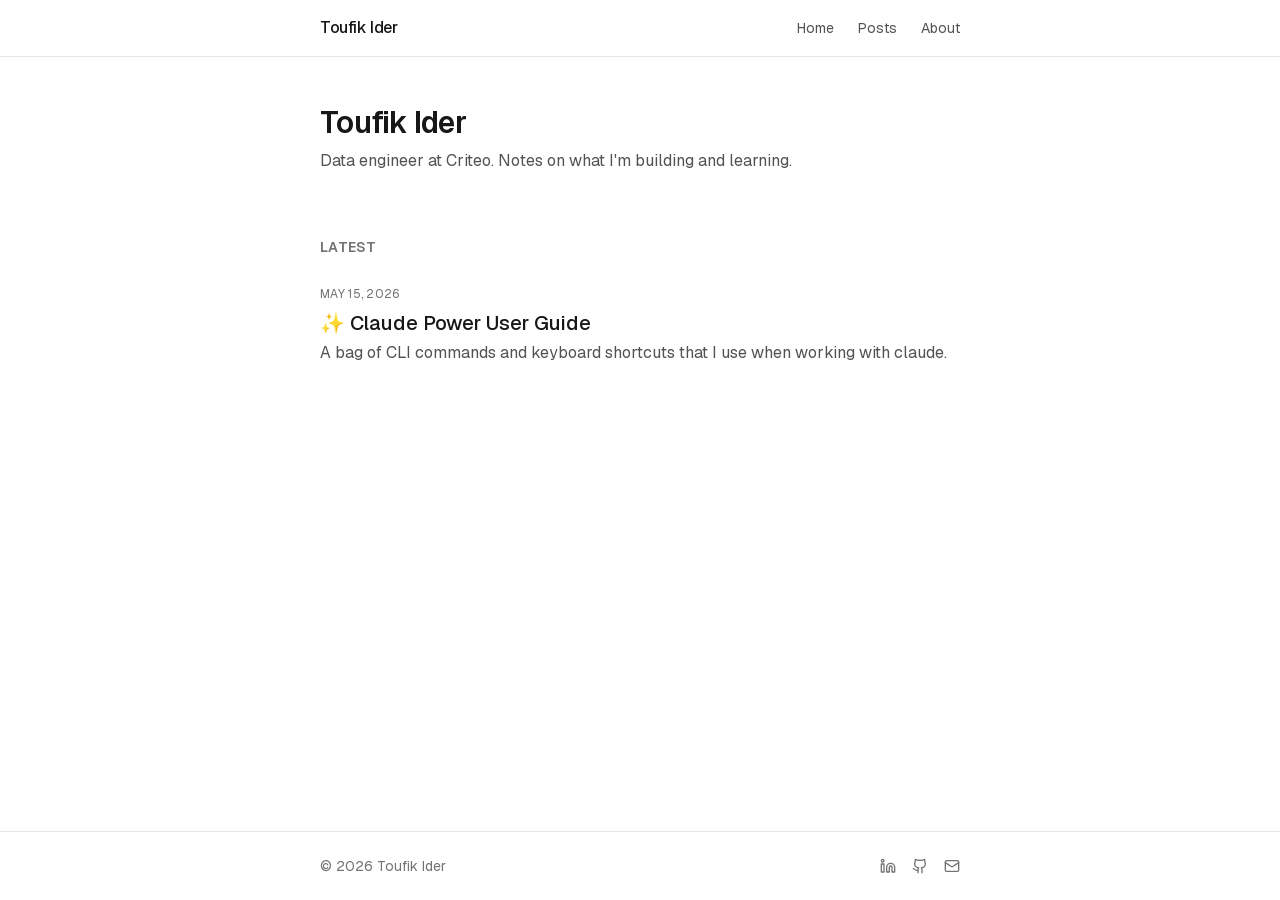
<file: index.html>
<!DOCTYPE html><html lang="en" class="geist_a71539c9-module__T19VSG__variable geist_mono_8d43a2aa-module__8Li5zG__variable h-full antialiased"><head><meta charSet="utf-8"/><meta name="viewport" content="width=device-width, initial-scale=1"/><link rel="preload" href="/_next/static/media/797e433ab948586e-s.p.09zddjkbdep5a.woff2" as="font" crossorigin="" type="font/woff2"/><link rel="preload" href="/_next/static/media/caa3a2e1cccd8315-s.p.09~u27dqhyhd6.woff2" as="font" crossorigin="" type="font/woff2"/><link rel="stylesheet" href="/_next/static/chunks/0i.kvkob12.k2.css" data-precedence="next"/><link rel="preload" as="script" fetchPriority="low" href="/_next/static/chunks/15xrurgzs99gv.js"/><script src="/_next/static/chunks/0dgq26a5_oy.a.js" async=""></script><script src="/_next/static/chunks/07lhk_q6pmm3r.js" async=""></script><script src="/_next/static/chunks/0au83~zq0~0pf.js" async=""></script><script src="/_next/static/chunks/turbopack-07ur8f85nectq.js" async=""></script><script src="/_next/static/chunks/13h-0fd.p-1ga.js" async=""></script><script src="/_next/static/chunks/0d3shmwh5_nmn.js" async=""></script><meta name="next-size-adjust" content=""/><title>Toufik Ider</title><meta name="description" content="Data engineer at Criteo. Notes on what I&#x27;m building and learning."/><link rel="icon" href="/icon.svg?icon.00an_5k-jfb5h.svg" sizes="any" type="image/svg+xml"/><script src="/_next/static/chunks/03~yq9q893hmn.js" noModule=""></script></head><body class="min-h-full flex flex-col"><div hidden=""><!--$--><!--/$--></div><header class="border-b border-neutral-200 dark:border-neutral-800"><nav class="mx-auto flex max-w-2xl items-center justify-between px-4 py-4"><a class="font-medium tracking-tight" href="/">Toufik Ider</a><ul class="flex gap-6 text-sm text-neutral-600 dark:text-neutral-400"><li><a class="hover:text-neutral-900 dark:hover:text-neutral-100" href="/">Home</a></li><li><a class="hover:text-neutral-900 dark:hover:text-neutral-100" href="/posts/">Posts</a></li><li><a class="hover:text-neutral-900 dark:hover:text-neutral-100" href="/about/">About</a></li></ul></nav></header><div class="flex-1"><main class="mx-auto max-w-2xl px-4 py-12"><section><h1 class="text-3xl font-semibold tracking-tight">Toufik Ider</h1><p class="mt-2 text-neutral-600 dark:text-neutral-400">Data engineer at Criteo. Notes on what I&#x27;m building and learning.</p></section><section class="mt-16"><h2 class="text-sm font-semibold uppercase tracking-wide text-neutral-500">Latest</h2><ul class="mt-6 space-y-8"><li><a class="group block" href="/posts/claude-power-user-guide/"><time dateTime="2026-05-15" class="text-xs uppercase tracking-wide text-neutral-500">May 15, 2026</time><h3 class="mt-1 text-xl font-medium group-hover:underline">✨ Claude Power User Guide</h3><p class="mt-1 text-neutral-600 dark:text-neutral-400">A bag of CLI commands and keyboard shortcuts that I use when working with claude.</p></a></li></ul></section></main><!--$--><!--/$--></div><footer class="border-t border-neutral-200 dark:border-neutral-800"><div class="mx-auto flex max-w-2xl flex-wrap items-center justify-between gap-2 px-4 py-6 text-sm text-neutral-500"><span>© <!-- -->2026<!-- --> Toufik Ider</span><div class="flex gap-4"><a href="https://www.linkedin.com/in/toufik-ider/" class="inline-flex items-center gap-1.5 hover:text-neutral-900 dark:hover:text-neutral-100"><svg width="16" height="16" viewBox="0 0 24 24" fill="none" stroke="currentColor" stroke-width="2" stroke-linecap="round" stroke-linejoin="round" aria-hidden="true"><path d="M16 8a6 6 0 0 1 6 6v7h-4v-7a2 2 0 0 0-2-2 2 2 0 0 0-2 2v7h-4v-7a6 6 0 0 1 6-6z"></path><rect width="4" height="12" x="2" y="9"></rect><circle cx="4" cy="4" r="2"></circle></svg></a><a href="https://github.com/idtoufik" class="inline-flex items-center gap-1.5 hover:text-neutral-900 dark:hover:text-neutral-100"><svg width="16" height="16" viewBox="0 0 24 24" fill="none" stroke="currentColor" stroke-width="2" stroke-linecap="round" stroke-linejoin="round" aria-hidden="true"><path d="M15 22v-4a4.8 4.8 0 0 0-1-3.5c3 0 6-2 6-5.5.08-1.25-.27-2.48-1-3.5.28-1.15.28-2.35 0-3.5 0 0-1 0-3 1.5-2.64-.5-5.36-.5-8 0C6 2 5 2 5 2c-.3 1.15-.3 2.35 0 3.5A5.403 5.403 0 0 0 4 9c0 3.5 3 5.5 6 5.5-.39.49-.68 1.05-.85 1.65-.17.6-.22 1.23-.15 1.85v4"></path><path d="M9 18c-4.51 2-5-2-7-2"></path></svg></a><a href="mailto:toufik.ider@yahoo.com" class="inline-flex items-center gap-1.5 hover:text-neutral-900 dark:hover:text-neutral-100"><svg width="16" height="16" viewBox="0 0 24 24" fill="none" stroke="currentColor" stroke-width="2" stroke-linecap="round" stroke-linejoin="round" aria-hidden="true"><rect width="20" height="16" x="2" y="4" rx="2"></rect><path d="m22 7-8.97 5.7a1.94 1.94 0 0 1-2.06 0L2 7"></path></svg></a></div></div></footer><script src="/_next/static/chunks/15xrurgzs99gv.js" id="_R_" async=""></script><script>(self.__next_f=self.__next_f||[]).push([0])</script><script>self.__next_f.push([1,"1:\"$Sreact.fragment\"\n2:I[22016,[\"/_next/static/chunks/13h-0fd.p-1ga.js\",\"/_next/static/chunks/0d3shmwh5_nmn.js\"],\"\"]\n3:I[39756,[\"/_next/static/chunks/13h-0fd.p-1ga.js\",\"/_next/static/chunks/0d3shmwh5_nmn.js\"],\"default\"]\n4:I[37457,[\"/_next/static/chunks/13h-0fd.p-1ga.js\",\"/_next/static/chunks/0d3shmwh5_nmn.js\"],\"default\"]\n9:I[68027,[\"/_next/static/chunks/13h-0fd.p-1ga.js\",\"/_next/static/chunks/0d3shmwh5_nmn.js\"],\"default\",1]\n:HL[\"/_next/static/chunks/0i.kvkob12.k2.css\",\"style\"]\n:HL[\"/_next/static/media/797e433ab948586e-s.p.09zddjkbdep5a.woff2\",\"font\",{\"crossOrigin\":\"\",\"type\":\"font/woff2\"}]\n:HL[\"/_next/static/media/caa3a2e1cccd8315-s.p.09~u27dqhyhd6.woff2\",\"font\",{\"crossOrigin\":\"\",\"type\":\"font/woff2\"}]\n"])</script><script>self.__next_f.push([1,"0:{\"P\":null,\"c\":[\"\",\"\"],\"q\":\"\",\"i\":false,\"f\":[[[\"\",{\"children\":[\"__PAGE__\",{}]},\"$undefined\",\"$undefined\",16],[[\"$\",\"$1\",\"c\",{\"children\":[[[\"$\",\"link\",\"0\",{\"rel\":\"stylesheet\",\"href\":\"/_next/static/chunks/0i.kvkob12.k2.css\",\"precedence\":\"next\",\"crossOrigin\":\"$undefined\",\"nonce\":\"$undefined\"}],[\"$\",\"script\",\"script-0\",{\"src\":\"/_next/static/chunks/13h-0fd.p-1ga.js\",\"async\":true,\"nonce\":\"$undefined\"}],[\"$\",\"script\",\"script-1\",{\"src\":\"/_next/static/chunks/0d3shmwh5_nmn.js\",\"async\":true,\"nonce\":\"$undefined\"}]],[\"$\",\"html\",null,{\"lang\":\"en\",\"className\":\"geist_a71539c9-module__T19VSG__variable geist_mono_8d43a2aa-module__8Li5zG__variable h-full antialiased\",\"children\":[\"$\",\"body\",null,{\"className\":\"min-h-full flex flex-col\",\"children\":[[\"$\",\"header\",null,{\"className\":\"border-b border-neutral-200 dark:border-neutral-800\",\"children\":[\"$\",\"nav\",null,{\"className\":\"mx-auto flex max-w-2xl items-center justify-between px-4 py-4\",\"children\":[[\"$\",\"$L2\",null,{\"href\":\"/\",\"className\":\"font-medium tracking-tight\",\"children\":\"Toufik Ider\"}],[\"$\",\"ul\",null,{\"className\":\"flex gap-6 text-sm text-neutral-600 dark:text-neutral-400\",\"children\":[[\"$\",\"li\",null,{\"children\":[\"$\",\"$L2\",null,{\"href\":\"/\",\"className\":\"hover:text-neutral-900 dark:hover:text-neutral-100\",\"children\":\"Home\"}]}],[\"$\",\"li\",null,{\"children\":[\"$\",\"$L2\",null,{\"href\":\"/posts\",\"className\":\"hover:text-neutral-900 dark:hover:text-neutral-100\",\"children\":\"Posts\"}]}],[\"$\",\"li\",null,{\"children\":[\"$\",\"$L2\",null,{\"href\":\"/about\",\"className\":\"hover:text-neutral-900 dark:hover:text-neutral-100\",\"children\":\"About\"}]}]]}]]}]}],[\"$\",\"div\",null,{\"className\":\"flex-1\",\"children\":[\"$\",\"$L3\",null,{\"parallelRouterKey\":\"children\",\"error\":\"$undefined\",\"errorStyles\":\"$undefined\",\"errorScripts\":\"$undefined\",\"template\":[\"$\",\"$L4\",null,{}],\"templateStyles\":\"$undefined\",\"templateScripts\":\"$undefined\",\"notFound\":[[[\"$\",\"title\",null,{\"children\":\"404: This page could not be found.\"}],[\"$\",\"div\",null,{\"style\":{\"fontFamily\":\"system-ui,\\\"Segoe UI\\\",Roboto,Helvetica,Arial,sans-serif,\\\"Apple Color Emoji\\\",\\\"Segoe UI Emoji\\\"\",\"height\":\"100vh\",\"textAlign\":\"center\",\"display\":\"flex\",\"flexDirection\":\"column\",\"alignItems\":\"center\",\"justifyContent\":\"center\"},\"children\":[\"$\",\"div\",null,{\"children\":[[\"$\",\"style\",null,{\"dangerouslySetInnerHTML\":{\"__html\":\"body{color:#000;background:#fff;margin:0}.next-error-h1{border-right:1px solid rgba(0,0,0,.3)}@media (prefers-color-scheme:dark){body{color:#fff;background:#000}.next-error-h1{border-right:1px solid rgba(255,255,255,.3)}}\"}}],[\"$\",\"h1\",null,{\"className\":\"next-error-h1\",\"style\":{\"display\":\"inline-block\",\"margin\":\"0 20px 0 0\",\"padding\":\"0 23px 0 0\",\"fontSize\":24,\"fontWeight\":500,\"verticalAlign\":\"top\",\"lineHeight\":\"49px\"},\"children\":404}],[\"$\",\"div\",null,{\"style\":{\"display\":\"inline-block\"},\"children\":[\"$\",\"h2\",null,{\"style\":{\"fontSize\":14,\"fontWeight\":400,\"lineHeight\":\"49px\",\"margin\":0},\"children\":\"This page could not be found.\"}]}]]}]}]],[]],\"forbidden\":\"$undefined\",\"unauthorized\":\"$undefined\"}]}],[\"$\",\"footer\",null,{\"className\":\"border-t border-neutral-200 dark:border-neutral-800\",\"children\":[\"$\",\"div\",null,{\"className\":\"mx-auto flex max-w-2xl flex-wrap items-center justify-between gap-2 px-4 py-6 text-sm text-neutral-500\",\"children\":[[\"$\",\"span\",null,{\"children\":[\"© \",2026,\" Toufik Ider\"]}],[\"$\",\"div\",null,{\"className\":\"flex gap-4\",\"children\":[[\"$\",\"a\",null,{\"href\":\"https://www.linkedin.com/in/toufik-ider/\",\"className\":\"inline-flex items-center gap-1.5 hover:text-neutral-900 dark:hover:text-neutral-100\",\"children\":[\"$\",\"svg\",null,{\"width\":16,\"height\":16,\"viewBox\":\"0 0 24 24\",\"fill\":\"none\",\"stroke\":\"currentColor\",\"strokeWidth\":2,\"strokeLinecap\":\"round\",\"strokeLinejoin\":\"round\",\"aria-hidden\":true,\"children\":[[\"$\",\"path\",null,{\"d\":\"M16 8a6 6 0 0 1 6 6v7h-4v-7a2 2 0 0 0-2-2 2 2 0 0 0-2 2v7h-4v-7a6 6 0 0 1 6-6z\"}],[\"$\",\"rect\",null,{\"width\":\"4\",\"height\":\"12\",\"x\":\"2\",\"y\":\"9\"}],[\"$\",\"circle\",null,{\"cx\":\"4\",\"cy\":\"4\",\"r\":\"2\"}]]}]}],[\"$\",\"a\",null,{\"href\":\"https://github.com/idtoufik\",\"className\":\"inline-flex items-center gap-1.5 hover:text-neutral-900 dark:hover:text-neutral-100\",\"children\":[\"$\",\"svg\",null,{\"width\":16,\"height\":16,\"viewBox\":\"0 0 24 24\",\"fill\":\"none\",\"stroke\":\"currentColor\",\"strokeWidth\":2,\"strokeLinecap\":\"round\",\"strokeLinejoin\":\"round\",\"aria-hidden\":true,\"children\":[[\"$\",\"path\",null,{\"d\":\"M15 22v-4a4.8 4.8 0 0 0-1-3.5c3 0 6-2 6-5.5.08-1.25-.27-2.48-1-3.5.28-1.15.28-2.35 0-3.5 0 0-1 0-3 1.5-2.64-.5-5.36-.5-8 0C6 2 5 2 5 2c-.3 1.15-.3 2.35 0 3.5A5.403 5.403 0 0 0 4 9c0 3.5 3 5.5 6 5.5-.39.49-.68 1.05-.85 1.65-.17.6-.22 1.23-.15 1.85v4\"}],\"$L5\"]}]}],\"$L6\"]}]]}]}]]}]}]]}],{\"children\":[\"$L7\",{},null,false,null]},null,false,null],\"$L8\",false]],\"m\":\"$undefined\",\"G\":[\"$9\",[\"$La\"]],\"S\":true,\"h\":null,\"s\":\"$undefined\",\"l\":\"$undefined\",\"p\":\"$undefined\",\"d\":\"$undefined\",\"b\":\"KsPdY9-2CzLJl-tC2r5HS\"}\n"])</script><script>self.__next_f.push([1,"b:I[97367,[\"/_next/static/chunks/13h-0fd.p-1ga.js\",\"/_next/static/chunks/0d3shmwh5_nmn.js\"],\"OutletBoundary\"]\nc:\"$Sreact.suspense\"\ne:I[97367,[\"/_next/static/chunks/13h-0fd.p-1ga.js\",\"/_next/static/chunks/0d3shmwh5_nmn.js\"],\"ViewportBoundary\"]\n10:I[97367,[\"/_next/static/chunks/13h-0fd.p-1ga.js\",\"/_next/static/chunks/0d3shmwh5_nmn.js\"],\"MetadataBoundary\"]\n5:[\"$\",\"path\",null,{\"d\":\"M9 18c-4.51 2-5-2-7-2\"}]\n6:[\"$\",\"a\",null,{\"href\":\"mailto:toufik.ider@yahoo.com\",\"className\":\"inline-flex items-center gap-1.5 hover:text-neutral-900 dark:hover:text-neutral-100\",\"children\":[\"$\",\"svg\",null,{\"width\":16,\"height\":16,\"viewBox\":\"0 0 24 24\",\"fill\":\"none\",\"stroke\":\"currentColor\",\"strokeWidth\":2,\"strokeLinecap\":\"round\",\"strokeLinejoin\":\"round\",\"aria-hidden\":true,\"children\":[[\"$\",\"rect\",null,{\"width\":\"20\",\"height\":\"16\",\"x\":\"2\",\"y\":\"4\",\"rx\":\"2\"}],[\"$\",\"path\",null,{\"d\":\"m22 7-8.97 5.7a1.94 1.94 0 0 1-2.06 0L2 7\"}]]}]}]\n7:[\"$\",\"$1\",\"c\",{\"children\":[[\"$\",\"main\",null,{\"className\":\"mx-auto max-w-2xl px-4 py-12\",\"children\":[[\"$\",\"section\",null,{\"children\":[[\"$\",\"h1\",null,{\"className\":\"text-3xl font-semibold tracking-tight\",\"children\":\"Toufik Ider\"}],[\"$\",\"p\",null,{\"className\":\"mt-2 text-neutral-600 dark:text-neutral-400\",\"children\":\"Data engineer at Criteo. Notes on what I'm building and learning.\"}]]}],[\"$\",\"section\",null,{\"className\":\"mt-16\",\"children\":[[\"$\",\"h2\",null,{\"className\":\"text-sm font-semibold uppercase tracking-wide text-neutral-500\",\"children\":\"Latest\"}],[\"$\",\"ul\",null,{\"className\":\"mt-6 space-y-8\",\"children\":[[\"$\",\"li\",\"claude-power-user-guide\",{\"children\":[\"$\",\"$L2\",null,{\"href\":\"/posts/claude-power-user-guide\",\"className\":\"group block\",\"children\":[[\"$\",\"time\",null,{\"dateTime\":\"2026-05-15\",\"className\":\"text-xs uppercase tracking-wide text-neutral-500\",\"children\":\"May 15, 2026\"}],[\"$\",\"h3\",null,{\"className\":\"mt-1 text-xl font-medium group-hover:underline\",\"children\":\"✨ Claude Power User Guide\"}],[\"$\",\"p\",null,{\"className\":\"mt-1 text-neutral-600 dark:text-neutral-400\",\"children\":\"A bag of CLI commands and keyboard shortcuts that I use when working with claude.\"}]]}]}]]}],false]}]]}],null,[\"$\",\"$Lb\",null,{\"children\":[\"$\",\"$c\",null,{\"name\":\"Next.MetadataOutlet\",\"children\":\"$@d\"}]}]]}]\n8:[\"$\",\"$1\",\"h\",{\"children\":[null,[\"$\",\"$Le\",null,{\"children\":\"$Lf\"}],[\"$\",\"div\",null,{\"hidden\":true,\"children\":[\"$\",\"$L10\",null,{\"children\":[\"$\",\"$c\",null,{\"name\":\"Next.Metadata\",\"children\":\"$L11\"}]}]}],[\"$\",\"meta\",null,{\"name\":\"next-size-adjust\",\"content\":\"\"}]]}]\na:[\"$\",\"link\",\"0\",{\"rel\":\"stylesheet\",\"href\":\"/_next/static/chunks/0i.kvkob12.k2.css\",\"precedence\":\"next\",\"crossOrigin\":\"$undefined\",\"nonce\":\"$undefined\"}]\n"])</script><script>self.__next_f.push([1,"f:[[\"$\",\"meta\",\"0\",{\"charSet\":\"utf-8\"}],[\"$\",\"meta\",\"1\",{\"name\":\"viewport\",\"content\":\"width=device-width, initial-scale=1\"}]]\n"])</script><script>self.__next_f.push([1,"12:I[27201,[\"/_next/static/chunks/13h-0fd.p-1ga.js\",\"/_next/static/chunks/0d3shmwh5_nmn.js\"],\"IconMark\"]\nd:null\n11:[[\"$\",\"title\",\"0\",{\"children\":\"Toufik Ider\"}],[\"$\",\"meta\",\"1\",{\"name\":\"description\",\"content\":\"Data engineer at Criteo. Notes on what I'm building and learning.\"}],[\"$\",\"link\",\"2\",{\"rel\":\"icon\",\"href\":\"/icon.svg?icon.00an_5k-jfb5h.svg\",\"sizes\":\"any\",\"type\":\"image/svg+xml\"}],[\"$\",\"$L12\",\"3\",{}]]\n"])</script></body></html>
</file>
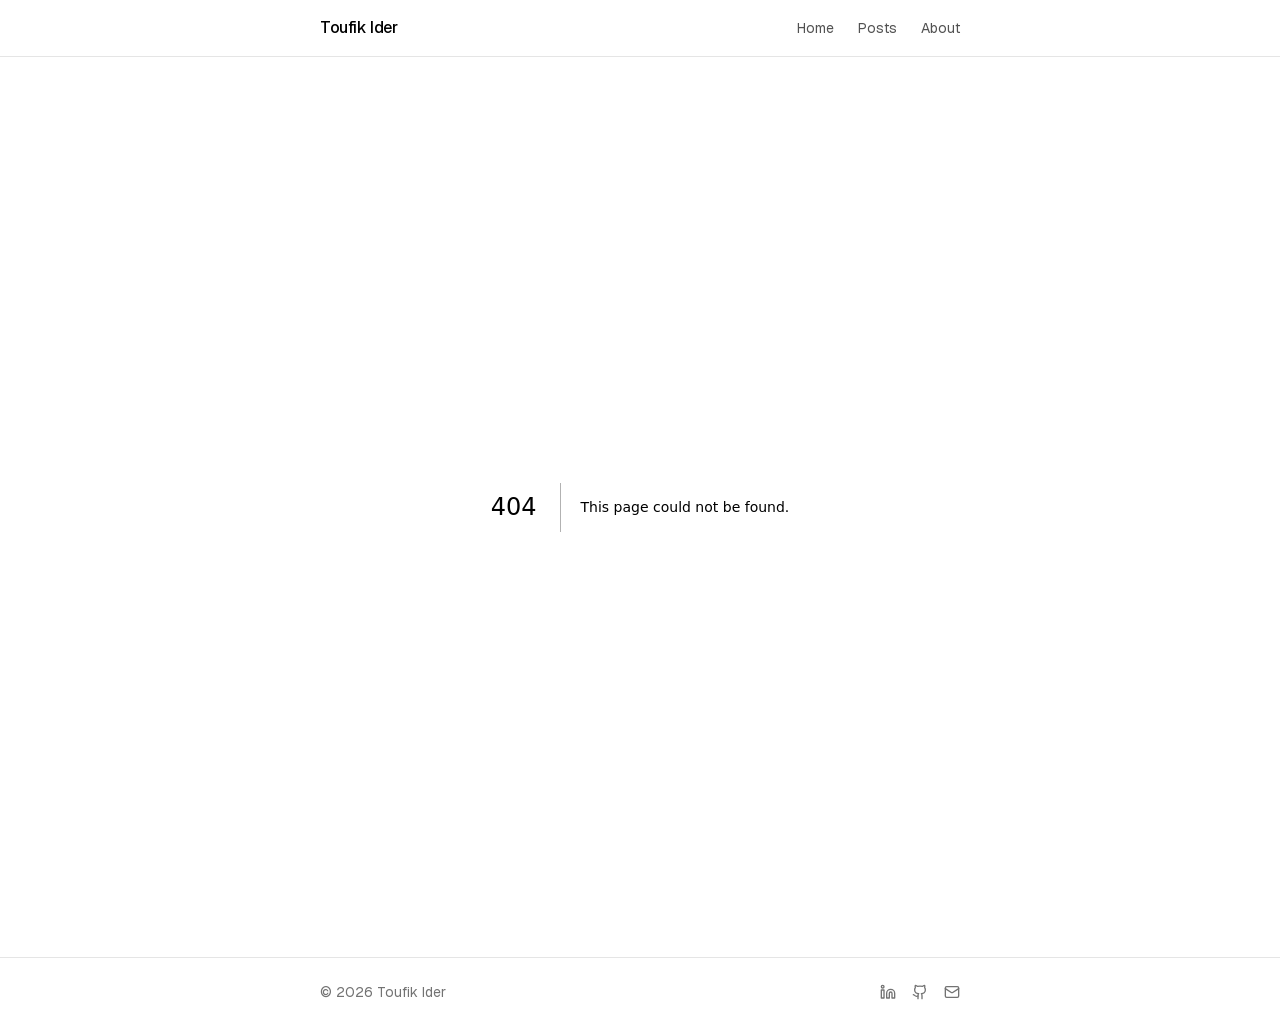
<file: 404/index.html>
<!DOCTYPE html><html lang="en" class="geist_a71539c9-module__T19VSG__variable geist_mono_8d43a2aa-module__8Li5zG__variable h-full antialiased"><head><meta charSet="utf-8"/><meta name="viewport" content="width=device-width, initial-scale=1"/><link rel="stylesheet" href="/_next/static/chunks/0i.kvkob12.k2.css" data-precedence="next"/><link rel="preload" as="script" fetchPriority="low" href="/_next/static/chunks/15xrurgzs99gv.js"/><script src="/_next/static/chunks/0dgq26a5_oy.a.js" async=""></script><script src="/_next/static/chunks/07lhk_q6pmm3r.js" async=""></script><script src="/_next/static/chunks/0au83~zq0~0pf.js" async=""></script><script src="/_next/static/chunks/turbopack-07ur8f85nectq.js" async=""></script><script src="/_next/static/chunks/13h-0fd.p-1ga.js" async=""></script><script src="/_next/static/chunks/0d3shmwh5_nmn.js" async=""></script><title>404: This page could not be found.</title><meta name="robots" content="noindex"/><meta name="next-size-adjust" content=""/><title>Toufik Ider</title><meta name="description" content="Data engineer at Criteo. Notes on what I&#x27;m building and learning."/><link rel="icon" href="/icon.svg?icon.00an_5k-jfb5h.svg" sizes="any" type="image/svg+xml"/><script src="/_next/static/chunks/03~yq9q893hmn.js" noModule=""></script></head><body class="min-h-full flex flex-col"><div hidden=""><!--$--><!--/$--></div><header class="border-b border-neutral-200 dark:border-neutral-800"><nav class="mx-auto flex max-w-2xl items-center justify-between px-4 py-4"><a class="font-medium tracking-tight" href="/">Toufik Ider</a><ul class="flex gap-6 text-sm text-neutral-600 dark:text-neutral-400"><li><a class="hover:text-neutral-900 dark:hover:text-neutral-100" href="/">Home</a></li><li><a class="hover:text-neutral-900 dark:hover:text-neutral-100" href="/posts/">Posts</a></li><li><a class="hover:text-neutral-900 dark:hover:text-neutral-100" href="/about/">About</a></li></ul></nav></header><div class="flex-1"><div style="font-family:system-ui,&quot;Segoe UI&quot;,Roboto,Helvetica,Arial,sans-serif,&quot;Apple Color Emoji&quot;,&quot;Segoe UI Emoji&quot;;height:100vh;text-align:center;display:flex;flex-direction:column;align-items:center;justify-content:center"><div><style>body{color:#000;background:#fff;margin:0}.next-error-h1{border-right:1px solid rgba(0,0,0,.3)}@media (prefers-color-scheme:dark){body{color:#fff;background:#000}.next-error-h1{border-right:1px solid rgba(255,255,255,.3)}}</style><h1 class="next-error-h1" style="display:inline-block;margin:0 20px 0 0;padding:0 23px 0 0;font-size:24px;font-weight:500;vertical-align:top;line-height:49px">404</h1><div style="display:inline-block"><h2 style="font-size:14px;font-weight:400;line-height:49px;margin:0">This page could not be found.</h2></div></div></div><!--$--><!--/$--></div><footer class="border-t border-neutral-200 dark:border-neutral-800"><div class="mx-auto flex max-w-2xl flex-wrap items-center justify-between gap-2 px-4 py-6 text-sm text-neutral-500"><span>© <!-- -->2026<!-- --> Toufik Ider</span><div class="flex gap-4"><a href="https://www.linkedin.com/in/toufik-ider/" class="inline-flex items-center gap-1.5 hover:text-neutral-900 dark:hover:text-neutral-100"><svg width="16" height="16" viewBox="0 0 24 24" fill="none" stroke="currentColor" stroke-width="2" stroke-linecap="round" stroke-linejoin="round" aria-hidden="true"><path d="M16 8a6 6 0 0 1 6 6v7h-4v-7a2 2 0 0 0-2-2 2 2 0 0 0-2 2v7h-4v-7a6 6 0 0 1 6-6z"></path><rect width="4" height="12" x="2" y="9"></rect><circle cx="4" cy="4" r="2"></circle></svg></a><a href="https://github.com/idtoufik" class="inline-flex items-center gap-1.5 hover:text-neutral-900 dark:hover:text-neutral-100"><svg width="16" height="16" viewBox="0 0 24 24" fill="none" stroke="currentColor" stroke-width="2" stroke-linecap="round" stroke-linejoin="round" aria-hidden="true"><path d="M15 22v-4a4.8 4.8 0 0 0-1-3.5c3 0 6-2 6-5.5.08-1.25-.27-2.48-1-3.5.28-1.15.28-2.35 0-3.5 0 0-1 0-3 1.5-2.64-.5-5.36-.5-8 0C6 2 5 2 5 2c-.3 1.15-.3 2.35 0 3.5A5.403 5.403 0 0 0 4 9c0 3.5 3 5.5 6 5.5-.39.49-.68 1.05-.85 1.65-.17.6-.22 1.23-.15 1.85v4"></path><path d="M9 18c-4.51 2-5-2-7-2"></path></svg></a><a href="mailto:toufik.ider@yahoo.com" class="inline-flex items-center gap-1.5 hover:text-neutral-900 dark:hover:text-neutral-100"><svg width="16" height="16" viewBox="0 0 24 24" fill="none" stroke="currentColor" stroke-width="2" stroke-linecap="round" stroke-linejoin="round" aria-hidden="true"><rect width="20" height="16" x="2" y="4" rx="2"></rect><path d="m22 7-8.97 5.7a1.94 1.94 0 0 1-2.06 0L2 7"></path></svg></a></div></div></footer><script src="/_next/static/chunks/15xrurgzs99gv.js" id="_R_" async=""></script><script>(self.__next_f=self.__next_f||[]).push([0])</script><script>self.__next_f.push([1,"1:\"$Sreact.fragment\"\n2:I[22016,[\"/_next/static/chunks/13h-0fd.p-1ga.js\",\"/_next/static/chunks/0d3shmwh5_nmn.js\"],\"\"]\n3:I[39756,[\"/_next/static/chunks/13h-0fd.p-1ga.js\",\"/_next/static/chunks/0d3shmwh5_nmn.js\"],\"default\"]\n4:I[37457,[\"/_next/static/chunks/13h-0fd.p-1ga.js\",\"/_next/static/chunks/0d3shmwh5_nmn.js\"],\"default\"]\nb:I[68027,[\"/_next/static/chunks/13h-0fd.p-1ga.js\",\"/_next/static/chunks/0d3shmwh5_nmn.js\"],\"default\",1]\n:HL[\"/_next/static/chunks/0i.kvkob12.k2.css\",\"style\"]\n"])</script><script>self.__next_f.push([1,"0:{\"P\":null,\"c\":[\"\",\"_not-found\",\"\"],\"q\":\"\",\"i\":false,\"f\":[[[\"\",{\"children\":[\"/_not-found\",{\"children\":[\"__PAGE__\",{}]}]},\"$undefined\",\"$undefined\",16],[[\"$\",\"$1\",\"c\",{\"children\":[[[\"$\",\"link\",\"0\",{\"rel\":\"stylesheet\",\"href\":\"/_next/static/chunks/0i.kvkob12.k2.css\",\"precedence\":\"next\",\"crossOrigin\":\"$undefined\",\"nonce\":\"$undefined\"}],[\"$\",\"script\",\"script-0\",{\"src\":\"/_next/static/chunks/13h-0fd.p-1ga.js\",\"async\":true,\"nonce\":\"$undefined\"}],[\"$\",\"script\",\"script-1\",{\"src\":\"/_next/static/chunks/0d3shmwh5_nmn.js\",\"async\":true,\"nonce\":\"$undefined\"}]],[\"$\",\"html\",null,{\"lang\":\"en\",\"className\":\"geist_a71539c9-module__T19VSG__variable geist_mono_8d43a2aa-module__8Li5zG__variable h-full antialiased\",\"children\":[\"$\",\"body\",null,{\"className\":\"min-h-full flex flex-col\",\"children\":[[\"$\",\"header\",null,{\"className\":\"border-b border-neutral-200 dark:border-neutral-800\",\"children\":[\"$\",\"nav\",null,{\"className\":\"mx-auto flex max-w-2xl items-center justify-between px-4 py-4\",\"children\":[[\"$\",\"$L2\",null,{\"href\":\"/\",\"className\":\"font-medium tracking-tight\",\"children\":\"Toufik Ider\"}],[\"$\",\"ul\",null,{\"className\":\"flex gap-6 text-sm text-neutral-600 dark:text-neutral-400\",\"children\":[[\"$\",\"li\",null,{\"children\":[\"$\",\"$L2\",null,{\"href\":\"/\",\"className\":\"hover:text-neutral-900 dark:hover:text-neutral-100\",\"children\":\"Home\"}]}],[\"$\",\"li\",null,{\"children\":[\"$\",\"$L2\",null,{\"href\":\"/posts\",\"className\":\"hover:text-neutral-900 dark:hover:text-neutral-100\",\"children\":\"Posts\"}]}],[\"$\",\"li\",null,{\"children\":[\"$\",\"$L2\",null,{\"href\":\"/about\",\"className\":\"hover:text-neutral-900 dark:hover:text-neutral-100\",\"children\":\"About\"}]}]]}]]}]}],[\"$\",\"div\",null,{\"className\":\"flex-1\",\"children\":[\"$\",\"$L3\",null,{\"parallelRouterKey\":\"children\",\"error\":\"$undefined\",\"errorStyles\":\"$undefined\",\"errorScripts\":\"$undefined\",\"template\":[\"$\",\"$L4\",null,{}],\"templateStyles\":\"$undefined\",\"templateScripts\":\"$undefined\",\"notFound\":[[[\"$\",\"title\",null,{\"children\":\"404: This page could not be found.\"}],[\"$\",\"div\",null,{\"style\":{\"fontFamily\":\"system-ui,\\\"Segoe UI\\\",Roboto,Helvetica,Arial,sans-serif,\\\"Apple Color Emoji\\\",\\\"Segoe UI Emoji\\\"\",\"height\":\"100vh\",\"textAlign\":\"center\",\"display\":\"flex\",\"flexDirection\":\"column\",\"alignItems\":\"center\",\"justifyContent\":\"center\"},\"children\":[\"$\",\"div\",null,{\"children\":[[\"$\",\"style\",null,{\"dangerouslySetInnerHTML\":{\"__html\":\"body{color:#000;background:#fff;margin:0}.next-error-h1{border-right:1px solid rgba(0,0,0,.3)}@media (prefers-color-scheme:dark){body{color:#fff;background:#000}.next-error-h1{border-right:1px solid rgba(255,255,255,.3)}}\"}}],[\"$\",\"h1\",null,{\"className\":\"next-error-h1\",\"style\":{\"display\":\"inline-block\",\"margin\":\"0 20px 0 0\",\"padding\":\"0 23px 0 0\",\"fontSize\":24,\"fontWeight\":500,\"verticalAlign\":\"top\",\"lineHeight\":\"49px\"},\"children\":404}],[\"$\",\"div\",null,{\"style\":{\"display\":\"inline-block\"},\"children\":[\"$\",\"h2\",null,{\"style\":{\"fontSize\":14,\"fontWeight\":400,\"lineHeight\":\"49px\",\"margin\":0},\"children\":\"This page could not be found.\"}]}]]}]}]],[]],\"forbidden\":\"$undefined\",\"unauthorized\":\"$undefined\"}]}],[\"$\",\"footer\",null,{\"className\":\"border-t border-neutral-200 dark:border-neutral-800\",\"children\":[\"$\",\"div\",null,{\"className\":\"mx-auto flex max-w-2xl flex-wrap items-center justify-between gap-2 px-4 py-6 text-sm text-neutral-500\",\"children\":[[\"$\",\"span\",null,{\"children\":[\"© \",2026,\" Toufik Ider\"]}],[\"$\",\"div\",null,{\"className\":\"flex gap-4\",\"children\":[[\"$\",\"a\",null,{\"href\":\"https://www.linkedin.com/in/toufik-ider/\",\"className\":\"inline-flex items-center gap-1.5 hover:text-neutral-900 dark:hover:text-neutral-100\",\"children\":[\"$\",\"svg\",null,{\"width\":16,\"height\":16,\"viewBox\":\"0 0 24 24\",\"fill\":\"none\",\"stroke\":\"currentColor\",\"strokeWidth\":2,\"strokeLinecap\":\"round\",\"strokeLinejoin\":\"round\",\"aria-hidden\":true,\"children\":[[\"$\",\"path\",null,{\"d\":\"M16 8a6 6 0 0 1 6 6v7h-4v-7a2 2 0 0 0-2-2 2 2 0 0 0-2 2v7h-4v-7a6 6 0 0 1 6-6z\"}],[\"$\",\"rect\",null,{\"width\":\"4\",\"height\":\"12\",\"x\":\"2\",\"y\":\"9\"}],[\"$\",\"circle\",null,{\"cx\":\"4\",\"cy\":\"4\",\"r\":\"2\"}]]}]}],[\"$\",\"a\",null,{\"href\":\"https://github.com/idtoufik\",\"className\":\"inline-flex items-center gap-1.5 hover:text-neutral-900 dark:hover:text-neutral-100\",\"children\":[\"$\",\"svg\",null,{\"width\":16,\"height\":16,\"viewBox\":\"0 0 24 24\",\"fill\":\"none\",\"stroke\":\"currentColor\",\"strokeWidth\":2,\"strokeLinecap\":\"round\",\"strokeLinejoin\":\"round\",\"aria-hidden\":true,\"children\":[[\"$\",\"path\",null,{\"d\":\"M15 22v-4a4.8 4.8 0 0 0-1-3.5c3 0 6-2 6-5.5.08-1.25-.27-2.48-1-3.5.28-1.15.28-2.35 0-3.5 0 0-1 0-3 1.5-2.64-.5-5.36-.5-8 0C6 2 5 2 5 2c-.3 1.15-.3 2.35 0 3.5A5.403 5.403 0 0 0 4 9c0 3.5 3 5.5 6 5.5-.39.49-.68 1.05-.85 1.65-.17.6-.22 1.23-.15 1.85v4\"}],\"$L5\"]}]}],\"$L6\"]}]]}]}]]}]}]]}],{\"children\":[\"$L7\",{\"children\":[\"$L8\",{},null,false,null]},null,false,\"$@9\"]},null,false,null],\"$La\",false]],\"m\":\"$undefined\",\"G\":[\"$b\",[\"$Lc\"]],\"S\":true,\"h\":null,\"s\":\"$undefined\",\"l\":\"$undefined\",\"p\":\"$undefined\",\"d\":\"$undefined\",\"b\":\"KsPdY9-2CzLJl-tC2r5HS\"}\n"])</script><script>self.__next_f.push([1,"d:I[97367,[\"/_next/static/chunks/13h-0fd.p-1ga.js\",\"/_next/static/chunks/0d3shmwh5_nmn.js\"],\"OutletBoundary\"]\ne:\"$Sreact.suspense\"\n11:I[97367,[\"/_next/static/chunks/13h-0fd.p-1ga.js\",\"/_next/static/chunks/0d3shmwh5_nmn.js\"],\"ViewportBoundary\"]\n13:I[97367,[\"/_next/static/chunks/13h-0fd.p-1ga.js\",\"/_next/static/chunks/0d3shmwh5_nmn.js\"],\"MetadataBoundary\"]\n5:[\"$\",\"path\",null,{\"d\":\"M9 18c-4.51 2-5-2-7-2\"}]\n6:[\"$\",\"a\",null,{\"href\":\"mailto:toufik.ider@yahoo.com\",\"className\":\"inline-flex items-center gap-1.5 hover:text-neutral-900 dark:hover:text-neutral-100\",\"children\":[\"$\",\"svg\",null,{\"width\":16,\"height\":16,\"viewBox\":\"0 0 24 24\",\"fill\":\"none\",\"stroke\":\"currentColor\",\"strokeWidth\":2,\"strokeLinecap\":\"round\",\"strokeLinejoin\":\"round\",\"aria-hidden\":true,\"children\":[[\"$\",\"rect\",null,{\"width\":\"20\",\"height\":\"16\",\"x\":\"2\",\"y\":\"4\",\"rx\":\"2\"}],[\"$\",\"path\",null,{\"d\":\"m22 7-8.97 5.7a1.94 1.94 0 0 1-2.06 0L2 7\"}]]}]}]\n7:[\"$\",\"$1\",\"c\",{\"children\":[null,[\"$\",\"$L3\",null,{\"parallelRouterKey\":\"children\",\"error\":\"$undefined\",\"errorStyles\":\"$undefined\",\"errorScripts\":\"$undefined\",\"template\":[\"$\",\"$L4\",null,{}],\"templateStyles\":\"$undefined\",\"templateScripts\":\"$undefined\",\"notFound\":\"$undefined\",\"forbidden\":\"$undefined\",\"unauthorized\":\"$undefined\"}]]}]\n8:[\"$\",\"$1\",\"c\",{\"children\":[[[\"$\",\"title\",null,{\"children\":\"404: This page could not be found.\"}],[\"$\",\"div\",null,{\"style\":\"$0:f:0:1:0:props:children:1:props:children:props:children:1:props:children:props:notFound:0:1:props:style\",\"children\":[\"$\",\"div\",null,{\"children\":[[\"$\",\"style\",null,{\"dangerouslySetInnerHTML\":{\"__html\":\"body{color:#000;background:#fff;margin:0}.next-error-h1{border-right:1px solid rgba(0,0,0,.3)}@media (prefers-color-scheme:dark){body{color:#fff;background:#000}.next-error-h1{border-right:1px solid rgba(255,255,255,.3)}}\"}}],[\"$\",\"h1\",null,{\"className\":\"next-error-h1\",\"style\":\"$0:f:0:1:0:props:children:1:props:children:props:children:1:props:children:props:notFound:0:1:props:children:props:children:1:props:style\",\"children\":404}],[\"$\",\"div\",null,{\"style\":\"$0:f:0:1:0:props:children:1:props:children:props:children:1:props:children:props:notFound:0:1:props:children:props:children:2:props:style\",\"children\":[\"$\",\"h2\",null,{\"style\":\"$0:f:0:1:0:props:children:1:props:children:props:children:1:props:children:props:notFound:0:1:props:children:props:children:2:props:children:props:style\",\"children\":\"This page could not be found.\"}]}]]}]}]],null,[\"$\",\"$Ld\",null,{\"children\":[\"$\",\"$e\",null,{\"name\":\"Next.MetadataOutlet\",\"children\":\"$@f\"}]}]]}]\n10:[]\n9:\"$W10\"\na:[\"$\",\"$1\",\"h\",{\"children\":[[\"$\",\"meta\",null,{\"name\":\"robots\",\"content\":\"noindex\"}],[\"$\",\"$L11\",null,{\"children\":\"$L12\"}],[\"$\",\"div\",null,{\"hidden\":true,\"children\":[\"$\",\"$L13\",null,{\"children\":[\"$\",\"$e\",null,{\"name\":\"Next.Metadata\",\"children\":\"$L14\"}]}]}],[\"$\",\"meta\",null,{\"name\":\"next-size-adjust\",\"content\":\"\"}]]}]\nc:[\"$\",\"link\",\"0\",{\"rel\":\"stylesheet\",\"href\":\"/_next/static/chunks/0i.kvkob12.k2.css\",\"precedence\":\"next\",\"crossOrigin\":\"$undefined\",\"nonce\":\"$undefined\"}]\n"])</script><script>self.__next_f.push([1,"12:[[\"$\",\"meta\",\"0\",{\"charSet\":\"utf-8\"}],[\"$\",\"meta\",\"1\",{\"name\":\"viewport\",\"content\":\"width=device-width, initial-scale=1\"}]]\n"])</script><script>self.__next_f.push([1,"15:I[27201,[\"/_next/static/chunks/13h-0fd.p-1ga.js\",\"/_next/static/chunks/0d3shmwh5_nmn.js\"],\"IconMark\"]\nf:null\n14:[[\"$\",\"title\",\"0\",{\"children\":\"Toufik Ider\"}],[\"$\",\"meta\",\"1\",{\"name\":\"description\",\"content\":\"Data engineer at Criteo. Notes on what I'm building and learning.\"}],[\"$\",\"link\",\"2\",{\"rel\":\"icon\",\"href\":\"/icon.svg?icon.00an_5k-jfb5h.svg\",\"sizes\":\"any\",\"type\":\"image/svg+xml\"}],[\"$\",\"$L15\",\"3\",{}]]\n"])</script></body></html>
</file>
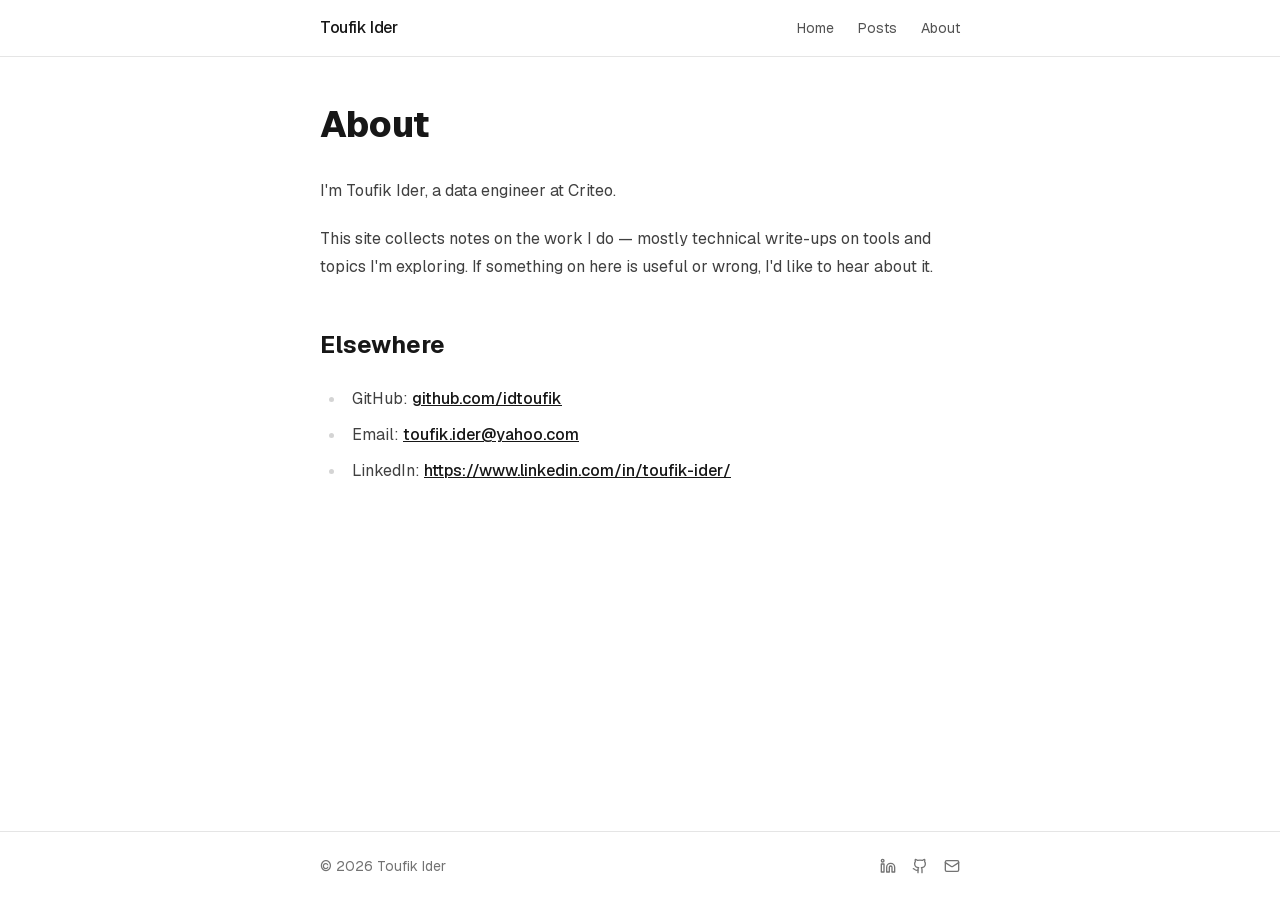
<file: about/index.html>
<!DOCTYPE html><html lang="en" class="geist_a71539c9-module__T19VSG__variable geist_mono_8d43a2aa-module__8Li5zG__variable h-full antialiased"><head><meta charSet="utf-8"/><meta name="viewport" content="width=device-width, initial-scale=1"/><link rel="preload" href="/_next/static/media/797e433ab948586e-s.p.09zddjkbdep5a.woff2" as="font" crossorigin="" type="font/woff2"/><link rel="preload" href="/_next/static/media/caa3a2e1cccd8315-s.p.09~u27dqhyhd6.woff2" as="font" crossorigin="" type="font/woff2"/><link rel="stylesheet" href="/_next/static/chunks/0i.kvkob12.k2.css" data-precedence="next"/><link rel="preload" as="script" fetchPriority="low" href="/_next/static/chunks/15xrurgzs99gv.js"/><script src="/_next/static/chunks/0dgq26a5_oy.a.js" async=""></script><script src="/_next/static/chunks/07lhk_q6pmm3r.js" async=""></script><script src="/_next/static/chunks/0au83~zq0~0pf.js" async=""></script><script src="/_next/static/chunks/turbopack-07ur8f85nectq.js" async=""></script><script src="/_next/static/chunks/13h-0fd.p-1ga.js" async=""></script><script src="/_next/static/chunks/0d3shmwh5_nmn.js" async=""></script><meta name="next-size-adjust" content=""/><title>About — Toufik Ider</title><meta name="description" content="Data engineer at Criteo. Notes on what I&#x27;m building and learning."/><link rel="icon" href="/icon.svg?icon.00an_5k-jfb5h.svg" sizes="any" type="image/svg+xml"/><script src="/_next/static/chunks/03~yq9q893hmn.js" noModule=""></script></head><body class="min-h-full flex flex-col"><div hidden=""><!--$--><!--/$--></div><header class="border-b border-neutral-200 dark:border-neutral-800"><nav class="mx-auto flex max-w-2xl items-center justify-between px-4 py-4"><a class="font-medium tracking-tight" href="/">Toufik Ider</a><ul class="flex gap-6 text-sm text-neutral-600 dark:text-neutral-400"><li><a class="hover:text-neutral-900 dark:hover:text-neutral-100" href="/">Home</a></li><li><a class="hover:text-neutral-900 dark:hover:text-neutral-100" href="/posts/">Posts</a></li><li><a class="hover:text-neutral-900 dark:hover:text-neutral-100" href="/about/">About</a></li></ul></nav></header><div class="flex-1"><main class="mx-auto max-w-2xl px-4 py-12"><article class="prose prose-neutral dark:prose-invert max-w-none"><h1>About</h1>
<p>I&#x27;m Toufik Ider, a data engineer at Criteo.</p>
<p>This site collects notes on the work I do — mostly technical write-ups on tools and topics I&#x27;m exploring. If something on here is useful or wrong, I&#x27;d like to hear about it.</p>
<h2>Elsewhere</h2>
<ul>
<li>GitHub: <a href="https://github.com/idtoufik">github.com/idtoufik</a></li>
<li>Email: <a href="mailto:toufik.ider@yahoo.com">toufik.ider@yahoo.com</a></li>
<li>LinkedIn: <a href="">https://www.linkedin.com/in/toufik-ider/</a></li>
</ul><!--$--><!--/$--></article></main></div><footer class="border-t border-neutral-200 dark:border-neutral-800"><div class="mx-auto flex max-w-2xl flex-wrap items-center justify-between gap-2 px-4 py-6 text-sm text-neutral-500"><span>© <!-- -->2026<!-- --> Toufik Ider</span><div class="flex gap-4"><a href="https://www.linkedin.com/in/toufik-ider/" class="inline-flex items-center gap-1.5 hover:text-neutral-900 dark:hover:text-neutral-100"><svg width="16" height="16" viewBox="0 0 24 24" fill="none" stroke="currentColor" stroke-width="2" stroke-linecap="round" stroke-linejoin="round" aria-hidden="true"><path d="M16 8a6 6 0 0 1 6 6v7h-4v-7a2 2 0 0 0-2-2 2 2 0 0 0-2 2v7h-4v-7a6 6 0 0 1 6-6z"></path><rect width="4" height="12" x="2" y="9"></rect><circle cx="4" cy="4" r="2"></circle></svg></a><a href="https://github.com/idtoufik" class="inline-flex items-center gap-1.5 hover:text-neutral-900 dark:hover:text-neutral-100"><svg width="16" height="16" viewBox="0 0 24 24" fill="none" stroke="currentColor" stroke-width="2" stroke-linecap="round" stroke-linejoin="round" aria-hidden="true"><path d="M15 22v-4a4.8 4.8 0 0 0-1-3.5c3 0 6-2 6-5.5.08-1.25-.27-2.48-1-3.5.28-1.15.28-2.35 0-3.5 0 0-1 0-3 1.5-2.64-.5-5.36-.5-8 0C6 2 5 2 5 2c-.3 1.15-.3 2.35 0 3.5A5.403 5.403 0 0 0 4 9c0 3.5 3 5.5 6 5.5-.39.49-.68 1.05-.85 1.65-.17.6-.22 1.23-.15 1.85v4"></path><path d="M9 18c-4.51 2-5-2-7-2"></path></svg></a><a href="mailto:toufik.ider@yahoo.com" class="inline-flex items-center gap-1.5 hover:text-neutral-900 dark:hover:text-neutral-100"><svg width="16" height="16" viewBox="0 0 24 24" fill="none" stroke="currentColor" stroke-width="2" stroke-linecap="round" stroke-linejoin="round" aria-hidden="true"><rect width="20" height="16" x="2" y="4" rx="2"></rect><path d="m22 7-8.97 5.7a1.94 1.94 0 0 1-2.06 0L2 7"></path></svg></a></div></div></footer><script src="/_next/static/chunks/15xrurgzs99gv.js" id="_R_" async=""></script><script>(self.__next_f=self.__next_f||[]).push([0])</script><script>self.__next_f.push([1,"1:\"$Sreact.fragment\"\n2:I[22016,[\"/_next/static/chunks/13h-0fd.p-1ga.js\",\"/_next/static/chunks/0d3shmwh5_nmn.js\"],\"\"]\n3:I[39756,[\"/_next/static/chunks/13h-0fd.p-1ga.js\",\"/_next/static/chunks/0d3shmwh5_nmn.js\"],\"default\"]\n4:I[37457,[\"/_next/static/chunks/13h-0fd.p-1ga.js\",\"/_next/static/chunks/0d3shmwh5_nmn.js\"],\"default\"]\na:I[68027,[\"/_next/static/chunks/13h-0fd.p-1ga.js\",\"/_next/static/chunks/0d3shmwh5_nmn.js\"],\"default\",1]\n:HL[\"/_next/static/chunks/0i.kvkob12.k2.css\",\"style\"]\n:HL[\"/_next/static/media/797e433ab948586e-s.p.09zddjkbdep5a.woff2\",\"font\",{\"crossOrigin\":\"\",\"type\":\"font/woff2\"}]\n:HL[\"/_next/static/media/caa3a2e1cccd8315-s.p.09~u27dqhyhd6.woff2\",\"font\",{\"crossOrigin\":\"\",\"type\":\"font/woff2\"}]\n"])</script><script>self.__next_f.push([1,"0:{\"P\":null,\"c\":[\"\",\"about\",\"\"],\"q\":\"\",\"i\":false,\"f\":[[[\"\",{\"children\":[\"about\",{\"children\":[\"__PAGE__\",{}]}]},\"$undefined\",\"$undefined\",16],[[\"$\",\"$1\",\"c\",{\"children\":[[[\"$\",\"link\",\"0\",{\"rel\":\"stylesheet\",\"href\":\"/_next/static/chunks/0i.kvkob12.k2.css\",\"precedence\":\"next\",\"crossOrigin\":\"$undefined\",\"nonce\":\"$undefined\"}],[\"$\",\"script\",\"script-0\",{\"src\":\"/_next/static/chunks/13h-0fd.p-1ga.js\",\"async\":true,\"nonce\":\"$undefined\"}],[\"$\",\"script\",\"script-1\",{\"src\":\"/_next/static/chunks/0d3shmwh5_nmn.js\",\"async\":true,\"nonce\":\"$undefined\"}]],[\"$\",\"html\",null,{\"lang\":\"en\",\"className\":\"geist_a71539c9-module__T19VSG__variable geist_mono_8d43a2aa-module__8Li5zG__variable h-full antialiased\",\"children\":[\"$\",\"body\",null,{\"className\":\"min-h-full flex flex-col\",\"children\":[[\"$\",\"header\",null,{\"className\":\"border-b border-neutral-200 dark:border-neutral-800\",\"children\":[\"$\",\"nav\",null,{\"className\":\"mx-auto flex max-w-2xl items-center justify-between px-4 py-4\",\"children\":[[\"$\",\"$L2\",null,{\"href\":\"/\",\"className\":\"font-medium tracking-tight\",\"children\":\"Toufik Ider\"}],[\"$\",\"ul\",null,{\"className\":\"flex gap-6 text-sm text-neutral-600 dark:text-neutral-400\",\"children\":[[\"$\",\"li\",null,{\"children\":[\"$\",\"$L2\",null,{\"href\":\"/\",\"className\":\"hover:text-neutral-900 dark:hover:text-neutral-100\",\"children\":\"Home\"}]}],[\"$\",\"li\",null,{\"children\":[\"$\",\"$L2\",null,{\"href\":\"/posts\",\"className\":\"hover:text-neutral-900 dark:hover:text-neutral-100\",\"children\":\"Posts\"}]}],[\"$\",\"li\",null,{\"children\":[\"$\",\"$L2\",null,{\"href\":\"/about\",\"className\":\"hover:text-neutral-900 dark:hover:text-neutral-100\",\"children\":\"About\"}]}]]}]]}]}],[\"$\",\"div\",null,{\"className\":\"flex-1\",\"children\":[\"$\",\"$L3\",null,{\"parallelRouterKey\":\"children\",\"error\":\"$undefined\",\"errorStyles\":\"$undefined\",\"errorScripts\":\"$undefined\",\"template\":[\"$\",\"$L4\",null,{}],\"templateStyles\":\"$undefined\",\"templateScripts\":\"$undefined\",\"notFound\":[[[\"$\",\"title\",null,{\"children\":\"404: This page could not be found.\"}],[\"$\",\"div\",null,{\"style\":{\"fontFamily\":\"system-ui,\\\"Segoe UI\\\",Roboto,Helvetica,Arial,sans-serif,\\\"Apple Color Emoji\\\",\\\"Segoe UI Emoji\\\"\",\"height\":\"100vh\",\"textAlign\":\"center\",\"display\":\"flex\",\"flexDirection\":\"column\",\"alignItems\":\"center\",\"justifyContent\":\"center\"},\"children\":[\"$\",\"div\",null,{\"children\":[[\"$\",\"style\",null,{\"dangerouslySetInnerHTML\":{\"__html\":\"body{color:#000;background:#fff;margin:0}.next-error-h1{border-right:1px solid rgba(0,0,0,.3)}@media (prefers-color-scheme:dark){body{color:#fff;background:#000}.next-error-h1{border-right:1px solid rgba(255,255,255,.3)}}\"}}],[\"$\",\"h1\",null,{\"className\":\"next-error-h1\",\"style\":{\"display\":\"inline-block\",\"margin\":\"0 20px 0 0\",\"padding\":\"0 23px 0 0\",\"fontSize\":24,\"fontWeight\":500,\"verticalAlign\":\"top\",\"lineHeight\":\"49px\"},\"children\":404}],[\"$\",\"div\",null,{\"style\":{\"display\":\"inline-block\"},\"children\":[\"$\",\"h2\",null,{\"style\":{\"fontSize\":14,\"fontWeight\":400,\"lineHeight\":\"49px\",\"margin\":0},\"children\":\"This page could not be found.\"}]}]]}]}]],[]],\"forbidden\":\"$undefined\",\"unauthorized\":\"$undefined\"}]}],[\"$\",\"footer\",null,{\"className\":\"border-t border-neutral-200 dark:border-neutral-800\",\"children\":[\"$\",\"div\",null,{\"className\":\"mx-auto flex max-w-2xl flex-wrap items-center justify-between gap-2 px-4 py-6 text-sm text-neutral-500\",\"children\":[[\"$\",\"span\",null,{\"children\":[\"© \",2026,\" Toufik Ider\"]}],[\"$\",\"div\",null,{\"className\":\"flex gap-4\",\"children\":[[\"$\",\"a\",null,{\"href\":\"https://www.linkedin.com/in/toufik-ider/\",\"className\":\"inline-flex items-center gap-1.5 hover:text-neutral-900 dark:hover:text-neutral-100\",\"children\":[\"$\",\"svg\",null,{\"width\":16,\"height\":16,\"viewBox\":\"0 0 24 24\",\"fill\":\"none\",\"stroke\":\"currentColor\",\"strokeWidth\":2,\"strokeLinecap\":\"round\",\"strokeLinejoin\":\"round\",\"aria-hidden\":true,\"children\":[[\"$\",\"path\",null,{\"d\":\"M16 8a6 6 0 0 1 6 6v7h-4v-7a2 2 0 0 0-2-2 2 2 0 0 0-2 2v7h-4v-7a6 6 0 0 1 6-6z\"}],[\"$\",\"rect\",null,{\"width\":\"4\",\"height\":\"12\",\"x\":\"2\",\"y\":\"9\"}],[\"$\",\"circle\",null,{\"cx\":\"4\",\"cy\":\"4\",\"r\":\"2\"}]]}]}],[\"$\",\"a\",null,{\"href\":\"https://github.com/idtoufik\",\"className\":\"inline-flex items-center gap-1.5 hover:text-neutral-900 dark:hover:text-neutral-100\",\"children\":[\"$\",\"svg\",null,{\"width\":16,\"height\":16,\"viewBox\":\"0 0 24 24\",\"fill\":\"none\",\"stroke\":\"currentColor\",\"strokeWidth\":2,\"strokeLinecap\":\"round\",\"strokeLinejoin\":\"round\",\"aria-hidden\":true,\"children\":[[\"$\",\"path\",null,{\"d\":\"M15 22v-4a4.8 4.8 0 0 0-1-3.5c3 0 6-2 6-5.5.08-1.25-.27-2.48-1-3.5.28-1.15.28-2.35 0-3.5 0 0-1 0-3 1.5-2.64-.5-5.36-.5-8 0C6 2 5 2 5 2c-.3 1.15-.3 2.35 0 3.5A5.403 5.403 0 0 0 4 9c0 3.5 3 5.5 6 5.5-.39.49-.68 1.05-.85 1.65-.17.6-.22 1.23-.15 1.85v4\"}],\"$L5\"]}]}],\"$L6\"]}]]}]}]]}]}]]}],{\"children\":[\"$L7\",{\"children\":[\"$L8\",{},null,false,null]},null,false,null]},null,false,null],\"$L9\",false]],\"m\":\"$undefined\",\"G\":[\"$a\",[\"$Lb\"]],\"S\":true,\"h\":null,\"s\":\"$undefined\",\"l\":\"$undefined\",\"p\":\"$undefined\",\"d\":\"$undefined\",\"b\":\"KsPdY9-2CzLJl-tC2r5HS\"}\n"])</script><script>self.__next_f.push([1,"c:I[97367,[\"/_next/static/chunks/13h-0fd.p-1ga.js\",\"/_next/static/chunks/0d3shmwh5_nmn.js\"],\"OutletBoundary\"]\nd:\"$Sreact.suspense\"\nf:I[97367,[\"/_next/static/chunks/13h-0fd.p-1ga.js\",\"/_next/static/chunks/0d3shmwh5_nmn.js\"],\"ViewportBoundary\"]\n11:I[97367,[\"/_next/static/chunks/13h-0fd.p-1ga.js\",\"/_next/static/chunks/0d3shmwh5_nmn.js\"],\"MetadataBoundary\"]\n5:[\"$\",\"path\",null,{\"d\":\"M9 18c-4.51 2-5-2-7-2\"}]\n6:[\"$\",\"a\",null,{\"href\":\"mailto:toufik.ider@yahoo.com\",\"className\":\"inline-flex items-center gap-1.5 hover:text-neutral-900 dark:hover:text-neutral-100\",\"children\":[\"$\",\"svg\",null,{\"width\":16,\"height\":16,\"viewBox\":\"0 0 24 24\",\"fill\":\"none\",\"stroke\":\"currentColor\",\"strokeWidth\":2,\"strokeLinecap\":\"round\",\"strokeLinejoin\":\"round\",\"aria-hidden\":true,\"children\":[[\"$\",\"rect\",null,{\"width\":\"20\",\"height\":\"16\",\"x\":\"2\",\"y\":\"4\",\"rx\":\"2\"}],[\"$\",\"path\",null,{\"d\":\"m22 7-8.97 5.7a1.94 1.94 0 0 1-2.06 0L2 7\"}]]}]}]\n7:[\"$\",\"$1\",\"c\",{\"children\":[null,[\"$\",\"main\",null,{\"className\":\"mx-auto max-w-2xl px-4 py-12\",\"children\":[\"$\",\"article\",null,{\"className\":\"prose prose-neutral dark:prose-invert max-w-none\",\"children\":[\"$\",\"$L3\",null,{\"parallelRouterKey\":\"children\",\"error\":\"$undefined\",\"errorStyles\":\"$undefined\",\"errorScripts\":\"$undefined\",\"template\":[\"$\",\"$L4\",null,{}],\"templateStyles\":\"$undefined\",\"templateScripts\":\"$undefined\",\"notFound\":\"$undefined\",\"forbidden\":\"$undefined\",\"unauthorized\":\"$undefined\"}]}]}]]}]\n8:[\"$\",\"$1\",\"c\",{\"children\":[[[\"$\",\"h1\",null,{\"children\":\"About\"}],\"\\n\",[\"$\",\"p\",null,{\"children\":\"I'm Toufik Ider, a data engineer at Criteo.\"}],\"\\n\",[\"$\",\"p\",null,{\"children\":\"This site collects notes on the work I do — mostly technical write-ups on tools and topics I'm exploring. If something on here is useful or wrong, I'd like to hear about it.\"}],\"\\n\",[\"$\",\"h2\",null,{\"children\":\"Elsewhere\"}],\"\\n\",[\"$\",\"ul\",null,{\"children\":[\"\\n\",[\"$\",\"li\",null,{\"children\":[\"GitHub: \",[\"$\",\"a\",null,{\"href\":\"https://github.com/idtoufik\",\"children\":\"github.com/idtoufik\"}]]}],\"\\n\",[\"$\",\"li\",null,{\"children\":[\"Email: \",[\"$\",\"a\",null,{\"href\":\"mailto:toufik.ider@yahoo.com\",\"children\":\"toufik.ider@yahoo.com\"}]]}],\"\\n\",[\"$\",\"li\",null,{\"children\":[\"LinkedIn: \",[\"$\",\"a\",null,{\"href\":\"\",\"children\":\"https://www.linkedin.com/in/toufik-ider/\"}]]}],\"\\n\"]}]],null,[\"$\",\"$Lc\",null,{\"children\":[\"$\",\"$d\",null,{\"name\":\"Next.MetadataOutlet\",\"children\":\"$@e\"}]}]]}]\n9:[\"$\",\"$1\",\"h\",{\"children\":[null,[\"$\",\"$Lf\",null,{\"children\":\"$L10\"}],[\"$\",\"div\",null,{\"hidden\":true,\"children\":[\"$\",\"$L11\",null,{\"children\":[\"$\",\"$d\",null,{\"name\":\"Next.Metadata\",\"children\":\"$L12\"}]}]}],[\"$\",\"meta\",null,{\"name\":\"next-size-adjust\",\"content\":\"\"}]]}]\nb:[\"$\",\"link\",\"0\",{\"rel\":\"stylesheet\",\"href\":\"/_next/static/chunks/0i.kvkob12.k2.css\",\"precedence\":\"next\",\"crossOrigin\":\"$undefined\",\"nonce\":\"$undefined\"}]\n"])</script><script>self.__next_f.push([1,"10:[[\"$\",\"meta\",\"0\",{\"charSet\":\"utf-8\"}],[\"$\",\"meta\",\"1\",{\"name\":\"viewport\",\"content\":\"width=device-width, initial-scale=1\"}]]\n"])</script><script>self.__next_f.push([1,"13:I[27201,[\"/_next/static/chunks/13h-0fd.p-1ga.js\",\"/_next/static/chunks/0d3shmwh5_nmn.js\"],\"IconMark\"]\ne:null\n12:[[\"$\",\"title\",\"0\",{\"children\":\"About — Toufik Ider\"}],[\"$\",\"meta\",\"1\",{\"name\":\"description\",\"content\":\"Data engineer at Criteo. Notes on what I'm building and learning.\"}],[\"$\",\"link\",\"2\",{\"rel\":\"icon\",\"href\":\"/icon.svg?icon.00an_5k-jfb5h.svg\",\"sizes\":\"any\",\"type\":\"image/svg+xml\"}],[\"$\",\"$L13\",\"3\",{}]]\n"])</script></body></html>
</file>
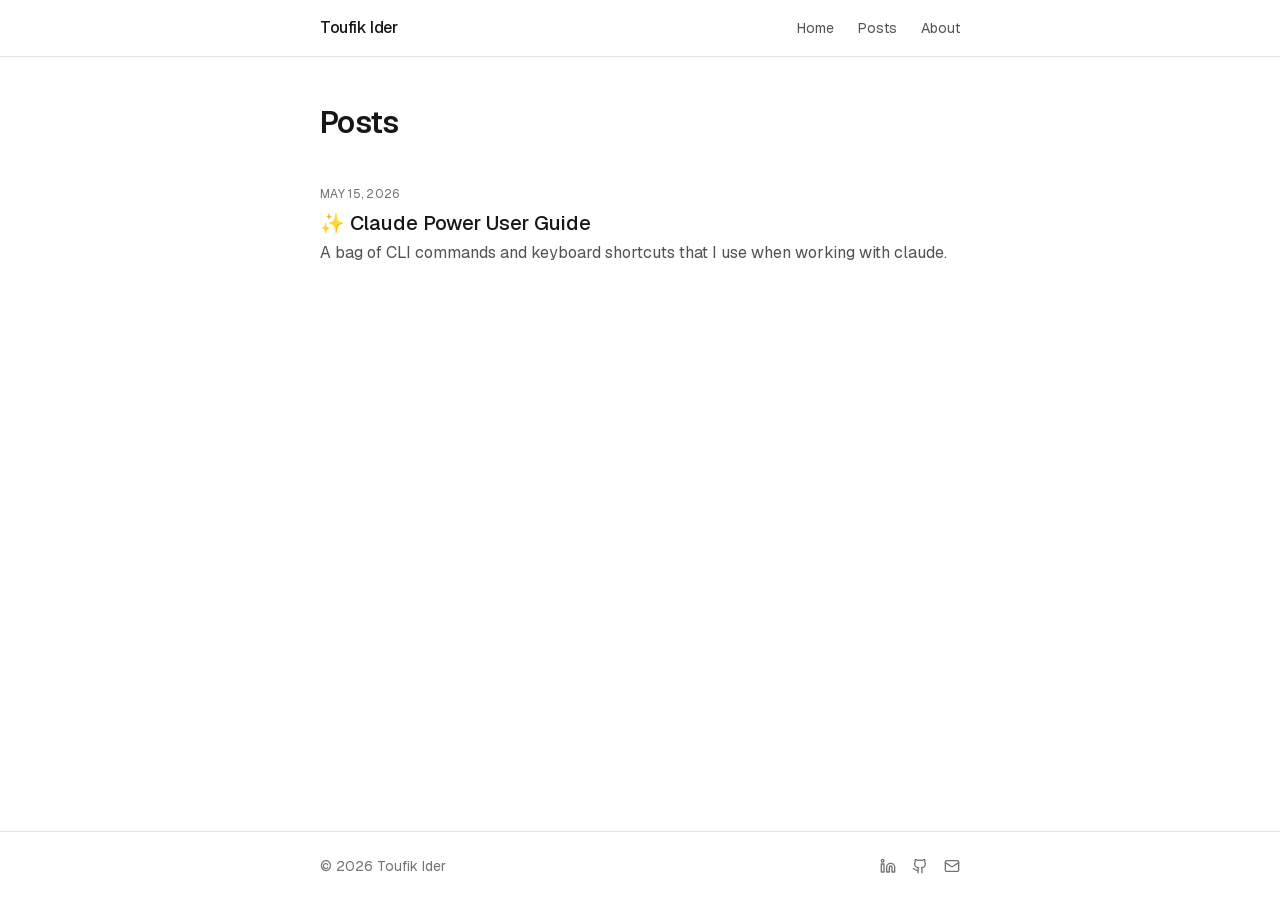
<file: posts/index.html>
<!DOCTYPE html><html lang="en" class="geist_a71539c9-module__T19VSG__variable geist_mono_8d43a2aa-module__8Li5zG__variable h-full antialiased"><head><meta charSet="utf-8"/><meta name="viewport" content="width=device-width, initial-scale=1"/><link rel="preload" href="/_next/static/media/797e433ab948586e-s.p.09zddjkbdep5a.woff2" as="font" crossorigin="" type="font/woff2"/><link rel="preload" href="/_next/static/media/caa3a2e1cccd8315-s.p.09~u27dqhyhd6.woff2" as="font" crossorigin="" type="font/woff2"/><link rel="stylesheet" href="/_next/static/chunks/0i.kvkob12.k2.css" data-precedence="next"/><link rel="preload" as="script" fetchPriority="low" href="/_next/static/chunks/15xrurgzs99gv.js"/><script src="/_next/static/chunks/0dgq26a5_oy.a.js" async=""></script><script src="/_next/static/chunks/07lhk_q6pmm3r.js" async=""></script><script src="/_next/static/chunks/0au83~zq0~0pf.js" async=""></script><script src="/_next/static/chunks/turbopack-07ur8f85nectq.js" async=""></script><script src="/_next/static/chunks/13h-0fd.p-1ga.js" async=""></script><script src="/_next/static/chunks/0d3shmwh5_nmn.js" async=""></script><meta name="next-size-adjust" content=""/><title>Posts — Toufik Ider</title><meta name="description" content="Data engineer at Criteo. Notes on what I&#x27;m building and learning."/><link rel="icon" href="/icon.svg?icon.00an_5k-jfb5h.svg" sizes="any" type="image/svg+xml"/><script src="/_next/static/chunks/03~yq9q893hmn.js" noModule=""></script></head><body class="min-h-full flex flex-col"><div hidden=""><!--$--><!--/$--></div><header class="border-b border-neutral-200 dark:border-neutral-800"><nav class="mx-auto flex max-w-2xl items-center justify-between px-4 py-4"><a class="font-medium tracking-tight" href="/">Toufik Ider</a><ul class="flex gap-6 text-sm text-neutral-600 dark:text-neutral-400"><li><a class="hover:text-neutral-900 dark:hover:text-neutral-100" href="/">Home</a></li><li><a class="hover:text-neutral-900 dark:hover:text-neutral-100" href="/posts/">Posts</a></li><li><a class="hover:text-neutral-900 dark:hover:text-neutral-100" href="/about/">About</a></li></ul></nav></header><div class="flex-1"><main class="mx-auto max-w-2xl px-4 py-12"><h1 class="text-3xl font-semibold tracking-tight">Posts</h1><ul class="mt-10 space-y-8"><li><a class="group block" href="/posts/claude-power-user-guide/"><time dateTime="2026-05-15" class="text-xs uppercase tracking-wide text-neutral-500">May 15, 2026</time><h2 class="mt-1 text-xl font-medium group-hover:underline">✨ Claude Power User Guide</h2><p class="mt-1 text-neutral-600 dark:text-neutral-400">A bag of CLI commands and keyboard shortcuts that I use when working with claude.</p></a></li></ul></main><!--$--><!--/$--></div><footer class="border-t border-neutral-200 dark:border-neutral-800"><div class="mx-auto flex max-w-2xl flex-wrap items-center justify-between gap-2 px-4 py-6 text-sm text-neutral-500"><span>© <!-- -->2026<!-- --> Toufik Ider</span><div class="flex gap-4"><a href="https://www.linkedin.com/in/toufik-ider/" class="inline-flex items-center gap-1.5 hover:text-neutral-900 dark:hover:text-neutral-100"><svg width="16" height="16" viewBox="0 0 24 24" fill="none" stroke="currentColor" stroke-width="2" stroke-linecap="round" stroke-linejoin="round" aria-hidden="true"><path d="M16 8a6 6 0 0 1 6 6v7h-4v-7a2 2 0 0 0-2-2 2 2 0 0 0-2 2v7h-4v-7a6 6 0 0 1 6-6z"></path><rect width="4" height="12" x="2" y="9"></rect><circle cx="4" cy="4" r="2"></circle></svg></a><a href="https://github.com/idtoufik" class="inline-flex items-center gap-1.5 hover:text-neutral-900 dark:hover:text-neutral-100"><svg width="16" height="16" viewBox="0 0 24 24" fill="none" stroke="currentColor" stroke-width="2" stroke-linecap="round" stroke-linejoin="round" aria-hidden="true"><path d="M15 22v-4a4.8 4.8 0 0 0-1-3.5c3 0 6-2 6-5.5.08-1.25-.27-2.48-1-3.5.28-1.15.28-2.35 0-3.5 0 0-1 0-3 1.5-2.64-.5-5.36-.5-8 0C6 2 5 2 5 2c-.3 1.15-.3 2.35 0 3.5A5.403 5.403 0 0 0 4 9c0 3.5 3 5.5 6 5.5-.39.49-.68 1.05-.85 1.65-.17.6-.22 1.23-.15 1.85v4"></path><path d="M9 18c-4.51 2-5-2-7-2"></path></svg></a><a href="mailto:toufik.ider@yahoo.com" class="inline-flex items-center gap-1.5 hover:text-neutral-900 dark:hover:text-neutral-100"><svg width="16" height="16" viewBox="0 0 24 24" fill="none" stroke="currentColor" stroke-width="2" stroke-linecap="round" stroke-linejoin="round" aria-hidden="true"><rect width="20" height="16" x="2" y="4" rx="2"></rect><path d="m22 7-8.97 5.7a1.94 1.94 0 0 1-2.06 0L2 7"></path></svg></a></div></div></footer><script src="/_next/static/chunks/15xrurgzs99gv.js" id="_R_" async=""></script><script>(self.__next_f=self.__next_f||[]).push([0])</script><script>self.__next_f.push([1,"1:\"$Sreact.fragment\"\n2:I[22016,[\"/_next/static/chunks/13h-0fd.p-1ga.js\",\"/_next/static/chunks/0d3shmwh5_nmn.js\"],\"\"]\n3:I[39756,[\"/_next/static/chunks/13h-0fd.p-1ga.js\",\"/_next/static/chunks/0d3shmwh5_nmn.js\"],\"default\"]\n4:I[37457,[\"/_next/static/chunks/13h-0fd.p-1ga.js\",\"/_next/static/chunks/0d3shmwh5_nmn.js\"],\"default\"]\nb:I[68027,[\"/_next/static/chunks/13h-0fd.p-1ga.js\",\"/_next/static/chunks/0d3shmwh5_nmn.js\"],\"default\",1]\n:HL[\"/_next/static/chunks/0i.kvkob12.k2.css\",\"style\"]\n:HL[\"/_next/static/media/797e433ab948586e-s.p.09zddjkbdep5a.woff2\",\"font\",{\"crossOrigin\":\"\",\"type\":\"font/woff2\"}]\n:HL[\"/_next/static/media/caa3a2e1cccd8315-s.p.09~u27dqhyhd6.woff2\",\"font\",{\"crossOrigin\":\"\",\"type\":\"font/woff2\"}]\n"])</script><script>self.__next_f.push([1,"0:{\"P\":null,\"c\":[\"\",\"posts\",\"\"],\"q\":\"\",\"i\":false,\"f\":[[[\"\",{\"children\":[\"posts\",{\"children\":[\"__PAGE__\",{}]}]},\"$undefined\",\"$undefined\",16],[[\"$\",\"$1\",\"c\",{\"children\":[[[\"$\",\"link\",\"0\",{\"rel\":\"stylesheet\",\"href\":\"/_next/static/chunks/0i.kvkob12.k2.css\",\"precedence\":\"next\",\"crossOrigin\":\"$undefined\",\"nonce\":\"$undefined\"}],[\"$\",\"script\",\"script-0\",{\"src\":\"/_next/static/chunks/13h-0fd.p-1ga.js\",\"async\":true,\"nonce\":\"$undefined\"}],[\"$\",\"script\",\"script-1\",{\"src\":\"/_next/static/chunks/0d3shmwh5_nmn.js\",\"async\":true,\"nonce\":\"$undefined\"}]],[\"$\",\"html\",null,{\"lang\":\"en\",\"className\":\"geist_a71539c9-module__T19VSG__variable geist_mono_8d43a2aa-module__8Li5zG__variable h-full antialiased\",\"children\":[\"$\",\"body\",null,{\"className\":\"min-h-full flex flex-col\",\"children\":[[\"$\",\"header\",null,{\"className\":\"border-b border-neutral-200 dark:border-neutral-800\",\"children\":[\"$\",\"nav\",null,{\"className\":\"mx-auto flex max-w-2xl items-center justify-between px-4 py-4\",\"children\":[[\"$\",\"$L2\",null,{\"href\":\"/\",\"className\":\"font-medium tracking-tight\",\"children\":\"Toufik Ider\"}],[\"$\",\"ul\",null,{\"className\":\"flex gap-6 text-sm text-neutral-600 dark:text-neutral-400\",\"children\":[[\"$\",\"li\",null,{\"children\":[\"$\",\"$L2\",null,{\"href\":\"/\",\"className\":\"hover:text-neutral-900 dark:hover:text-neutral-100\",\"children\":\"Home\"}]}],[\"$\",\"li\",null,{\"children\":[\"$\",\"$L2\",null,{\"href\":\"/posts\",\"className\":\"hover:text-neutral-900 dark:hover:text-neutral-100\",\"children\":\"Posts\"}]}],[\"$\",\"li\",null,{\"children\":[\"$\",\"$L2\",null,{\"href\":\"/about\",\"className\":\"hover:text-neutral-900 dark:hover:text-neutral-100\",\"children\":\"About\"}]}]]}]]}]}],[\"$\",\"div\",null,{\"className\":\"flex-1\",\"children\":[\"$\",\"$L3\",null,{\"parallelRouterKey\":\"children\",\"error\":\"$undefined\",\"errorStyles\":\"$undefined\",\"errorScripts\":\"$undefined\",\"template\":[\"$\",\"$L4\",null,{}],\"templateStyles\":\"$undefined\",\"templateScripts\":\"$undefined\",\"notFound\":[[[\"$\",\"title\",null,{\"children\":\"404: This page could not be found.\"}],[\"$\",\"div\",null,{\"style\":{\"fontFamily\":\"system-ui,\\\"Segoe UI\\\",Roboto,Helvetica,Arial,sans-serif,\\\"Apple Color Emoji\\\",\\\"Segoe UI Emoji\\\"\",\"height\":\"100vh\",\"textAlign\":\"center\",\"display\":\"flex\",\"flexDirection\":\"column\",\"alignItems\":\"center\",\"justifyContent\":\"center\"},\"children\":[\"$\",\"div\",null,{\"children\":[[\"$\",\"style\",null,{\"dangerouslySetInnerHTML\":{\"__html\":\"body{color:#000;background:#fff;margin:0}.next-error-h1{border-right:1px solid rgba(0,0,0,.3)}@media (prefers-color-scheme:dark){body{color:#fff;background:#000}.next-error-h1{border-right:1px solid rgba(255,255,255,.3)}}\"}}],[\"$\",\"h1\",null,{\"className\":\"next-error-h1\",\"style\":{\"display\":\"inline-block\",\"margin\":\"0 20px 0 0\",\"padding\":\"0 23px 0 0\",\"fontSize\":24,\"fontWeight\":500,\"verticalAlign\":\"top\",\"lineHeight\":\"49px\"},\"children\":404}],[\"$\",\"div\",null,{\"style\":{\"display\":\"inline-block\"},\"children\":[\"$\",\"h2\",null,{\"style\":{\"fontSize\":14,\"fontWeight\":400,\"lineHeight\":\"49px\",\"margin\":0},\"children\":\"This page could not be found.\"}]}]]}]}]],[]],\"forbidden\":\"$undefined\",\"unauthorized\":\"$undefined\"}]}],[\"$\",\"footer\",null,{\"className\":\"border-t border-neutral-200 dark:border-neutral-800\",\"children\":[\"$\",\"div\",null,{\"className\":\"mx-auto flex max-w-2xl flex-wrap items-center justify-between gap-2 px-4 py-6 text-sm text-neutral-500\",\"children\":[[\"$\",\"span\",null,{\"children\":[\"© \",2026,\" Toufik Ider\"]}],[\"$\",\"div\",null,{\"className\":\"flex gap-4\",\"children\":[[\"$\",\"a\",null,{\"href\":\"https://www.linkedin.com/in/toufik-ider/\",\"className\":\"inline-flex items-center gap-1.5 hover:text-neutral-900 dark:hover:text-neutral-100\",\"children\":[\"$\",\"svg\",null,{\"width\":16,\"height\":16,\"viewBox\":\"0 0 24 24\",\"fill\":\"none\",\"stroke\":\"currentColor\",\"strokeWidth\":2,\"strokeLinecap\":\"round\",\"strokeLinejoin\":\"round\",\"aria-hidden\":true,\"children\":[[\"$\",\"path\",null,{\"d\":\"M16 8a6 6 0 0 1 6 6v7h-4v-7a2 2 0 0 0-2-2 2 2 0 0 0-2 2v7h-4v-7a6 6 0 0 1 6-6z\"}],[\"$\",\"rect\",null,{\"width\":\"4\",\"height\":\"12\",\"x\":\"2\",\"y\":\"9\"}],[\"$\",\"circle\",null,{\"cx\":\"4\",\"cy\":\"4\",\"r\":\"2\"}]]}]}],[\"$\",\"a\",null,{\"href\":\"https://github.com/idtoufik\",\"className\":\"inline-flex items-center gap-1.5 hover:text-neutral-900 dark:hover:text-neutral-100\",\"children\":[\"$\",\"svg\",null,{\"width\":16,\"height\":16,\"viewBox\":\"0 0 24 24\",\"fill\":\"none\",\"stroke\":\"currentColor\",\"strokeWidth\":2,\"strokeLinecap\":\"round\",\"strokeLinejoin\":\"round\",\"aria-hidden\":true,\"children\":[[\"$\",\"path\",null,{\"d\":\"M15 22v-4a4.8 4.8 0 0 0-1-3.5c3 0 6-2 6-5.5.08-1.25-.27-2.48-1-3.5.28-1.15.28-2.35 0-3.5 0 0-1 0-3 1.5-2.64-.5-5.36-.5-8 0C6 2 5 2 5 2c-.3 1.15-.3 2.35 0 3.5A5.403 5.403 0 0 0 4 9c0 3.5 3 5.5 6 5.5-.39.49-.68 1.05-.85 1.65-.17.6-.22 1.23-.15 1.85v4\"}],\"$L5\"]}]}],\"$L6\"]}]]}]}]]}]}]]}],{\"children\":[\"$L7\",{\"children\":[\"$L8\",{},null,false,null]},null,false,\"$@9\"]},null,false,null],\"$La\",false]],\"m\":\"$undefined\",\"G\":[\"$b\",[\"$Lc\"]],\"S\":true,\"h\":null,\"s\":\"$undefined\",\"l\":\"$undefined\",\"p\":\"$undefined\",\"d\":\"$undefined\",\"b\":\"KsPdY9-2CzLJl-tC2r5HS\"}\n"])</script><script>self.__next_f.push([1,"d:I[97367,[\"/_next/static/chunks/13h-0fd.p-1ga.js\",\"/_next/static/chunks/0d3shmwh5_nmn.js\"],\"OutletBoundary\"]\ne:\"$Sreact.suspense\"\n11:I[97367,[\"/_next/static/chunks/13h-0fd.p-1ga.js\",\"/_next/static/chunks/0d3shmwh5_nmn.js\"],\"ViewportBoundary\"]\n13:I[97367,[\"/_next/static/chunks/13h-0fd.p-1ga.js\",\"/_next/static/chunks/0d3shmwh5_nmn.js\"],\"MetadataBoundary\"]\n5:[\"$\",\"path\",null,{\"d\":\"M9 18c-4.51 2-5-2-7-2\"}]\n6:[\"$\",\"a\",null,{\"href\":\"mailto:toufik.ider@yahoo.com\",\"className\":\"inline-flex items-center gap-1.5 hover:text-neutral-900 dark:hover:text-neutral-100\",\"children\":[\"$\",\"svg\",null,{\"width\":16,\"height\":16,\"viewBox\":\"0 0 24 24\",\"fill\":\"none\",\"stroke\":\"currentColor\",\"strokeWidth\":2,\"strokeLinecap\":\"round\",\"strokeLinejoin\":\"round\",\"aria-hidden\":true,\"children\":[[\"$\",\"rect\",null,{\"width\":\"20\",\"height\":\"16\",\"x\":\"2\",\"y\":\"4\",\"rx\":\"2\"}],[\"$\",\"path\",null,{\"d\":\"m22 7-8.97 5.7a1.94 1.94 0 0 1-2.06 0L2 7\"}]]}]}]\n7:[\"$\",\"$1\",\"c\",{\"children\":[null,[\"$\",\"$L3\",null,{\"parallelRouterKey\":\"children\",\"error\":\"$undefined\",\"errorStyles\":\"$undefined\",\"errorScripts\":\"$undefined\",\"template\":[\"$\",\"$L4\",null,{}],\"templateStyles\":\"$undefined\",\"templateScripts\":\"$undefined\",\"notFound\":\"$undefined\",\"forbidden\":\"$undefined\",\"unauthorized\":\"$undefined\"}]]}]\n8:[\"$\",\"$1\",\"c\",{\"children\":[[\"$\",\"main\",null,{\"className\":\"mx-auto max-w-2xl px-4 py-12\",\"children\":[[\"$\",\"h1\",null,{\"className\":\"text-3xl font-semibold tracking-tight\",\"children\":\"Posts\"}],[\"$\",\"ul\",null,{\"className\":\"mt-10 space-y-8\",\"children\":[[\"$\",\"li\",\"claude-power-user-guide\",{\"children\":[\"$\",\"$L2\",null,{\"href\":\"/posts/claude-power-user-guide\",\"className\":\"group block\",\"children\":[[\"$\",\"time\",null,{\"dateTime\":\"2026-05-15\",\"className\":\"text-xs uppercase tracking-wide text-neutral-500\",\"children\":\"May 15, 2026\"}],[\"$\",\"h2\",null,{\"className\":\"mt-1 text-xl font-medium group-hover:underline\",\"children\":\"✨ Claude Power User Guide\"}],[\"$\",\"p\",null,{\"className\":\"mt-1 text-neutral-600 dark:text-neutral-400\",\"children\":\"A bag of CLI commands and keyboard shortcuts that I use when working with claude.\"}]]}]}]]}]]}],null,[\"$\",\"$Ld\",null,{\"children\":[\"$\",\"$e\",null,{\"name\":\"Next.MetadataOutlet\",\"children\":\"$@f\"}]}]]}]\n10:[]\n9:\"$W10\"\na:[\"$\",\"$1\",\"h\",{\"children\":[null,[\"$\",\"$L11\",null,{\"children\":\"$L12\"}],[\"$\",\"div\",null,{\"hidden\":true,\"children\":[\"$\",\"$L13\",null,{\"children\":[\"$\",\"$e\",null,{\"name\":\"Next.Metadata\",\"children\":\"$L14\"}]}]}],[\"$\",\"meta\",null,{\"name\":\"next-size-adjust\",\"content\":\"\"}]]}]\nc:[\"$\",\"link\",\"0\",{\"rel\":\"stylesheet\",\"href\":\"/_next/static/chunks/0i.kvkob12.k2.css\",\"precedence\":\"next\",\"crossOrigin\":\"$undefined\",\"nonce\":\"$undefined\"}]\n"])</script><script>self.__next_f.push([1,"12:[[\"$\",\"meta\",\"0\",{\"charSet\":\"utf-8\"}],[\"$\",\"meta\",\"1\",{\"name\":\"viewport\",\"content\":\"width=device-width, initial-scale=1\"}]]\n"])</script><script>self.__next_f.push([1,"15:I[27201,[\"/_next/static/chunks/13h-0fd.p-1ga.js\",\"/_next/static/chunks/0d3shmwh5_nmn.js\"],\"IconMark\"]\nf:null\n14:[[\"$\",\"title\",\"0\",{\"children\":\"Posts — Toufik Ider\"}],[\"$\",\"meta\",\"1\",{\"name\":\"description\",\"content\":\"Data engineer at Criteo. Notes on what I'm building and learning.\"}],[\"$\",\"link\",\"2\",{\"rel\":\"icon\",\"href\":\"/icon.svg?icon.00an_5k-jfb5h.svg\",\"sizes\":\"any\",\"type\":\"image/svg+xml\"}],[\"$\",\"$L15\",\"3\",{}]]\n"])</script></body></html>
</file>
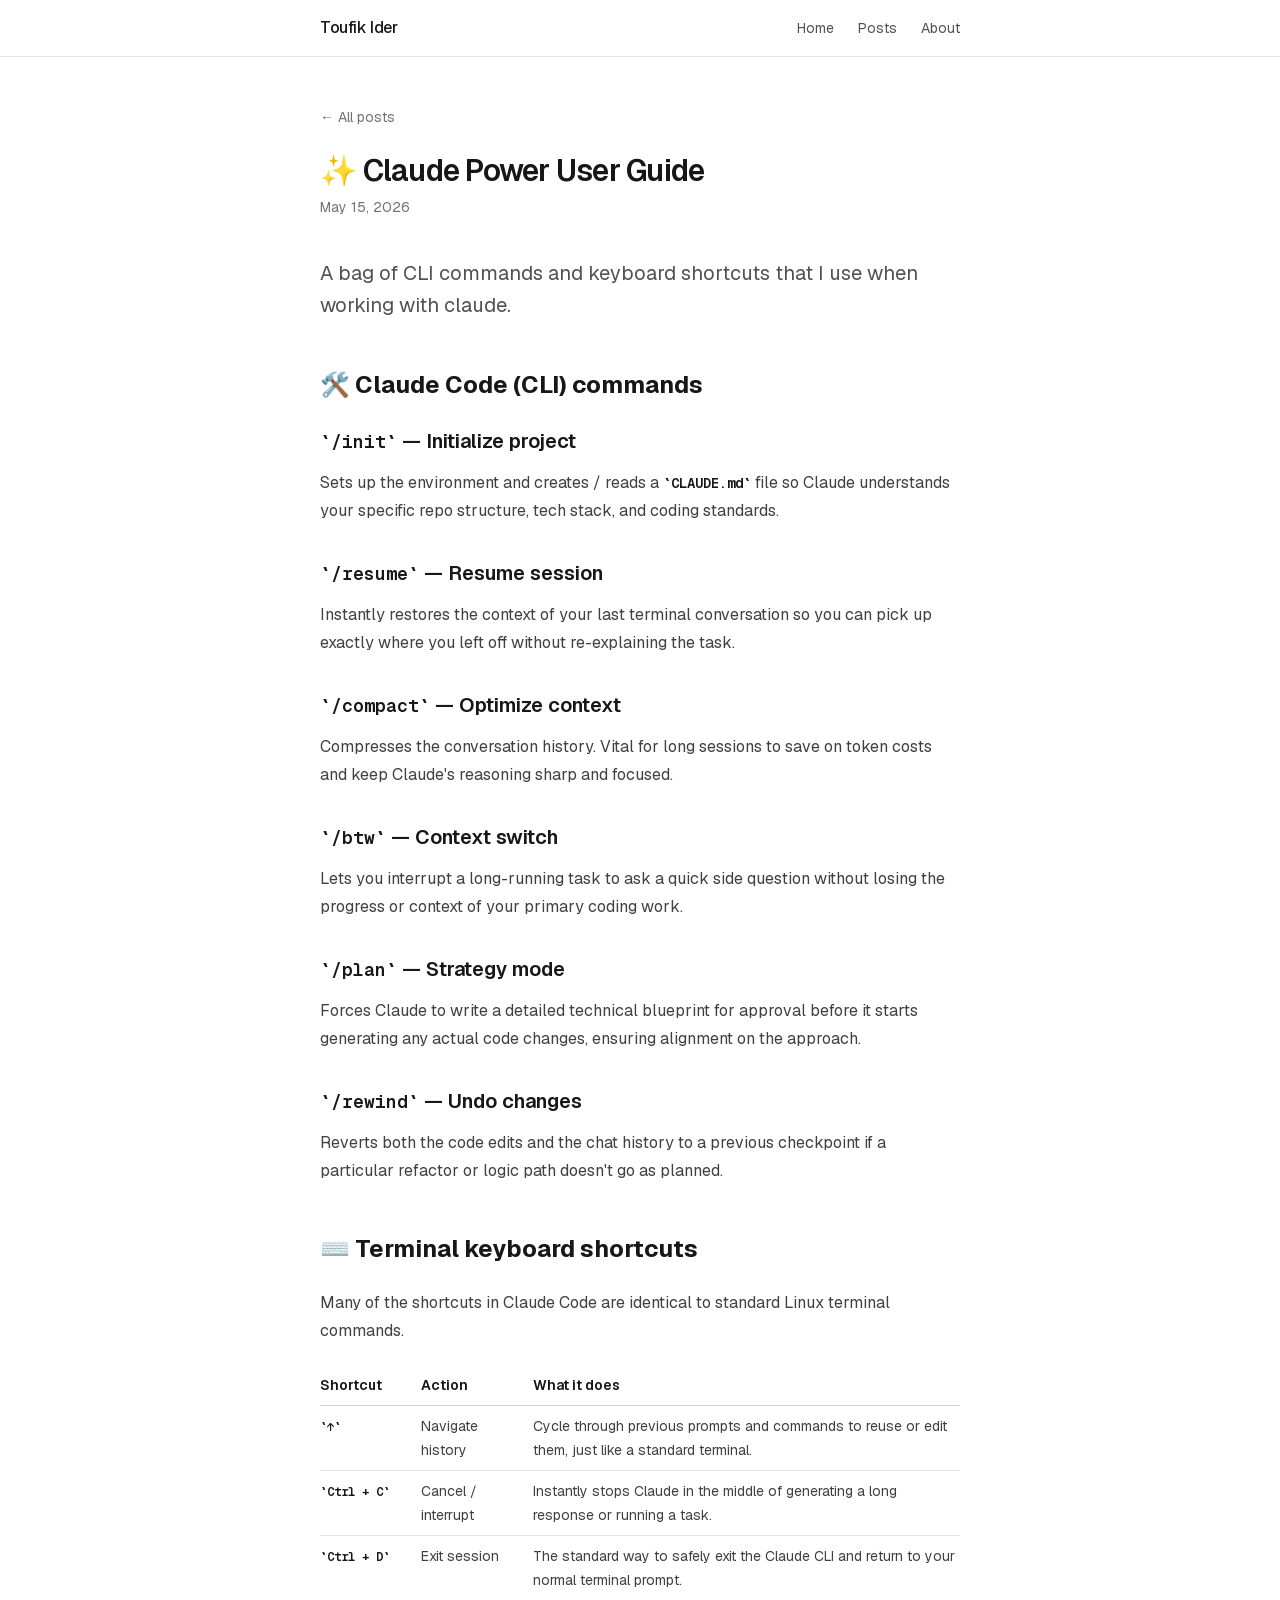
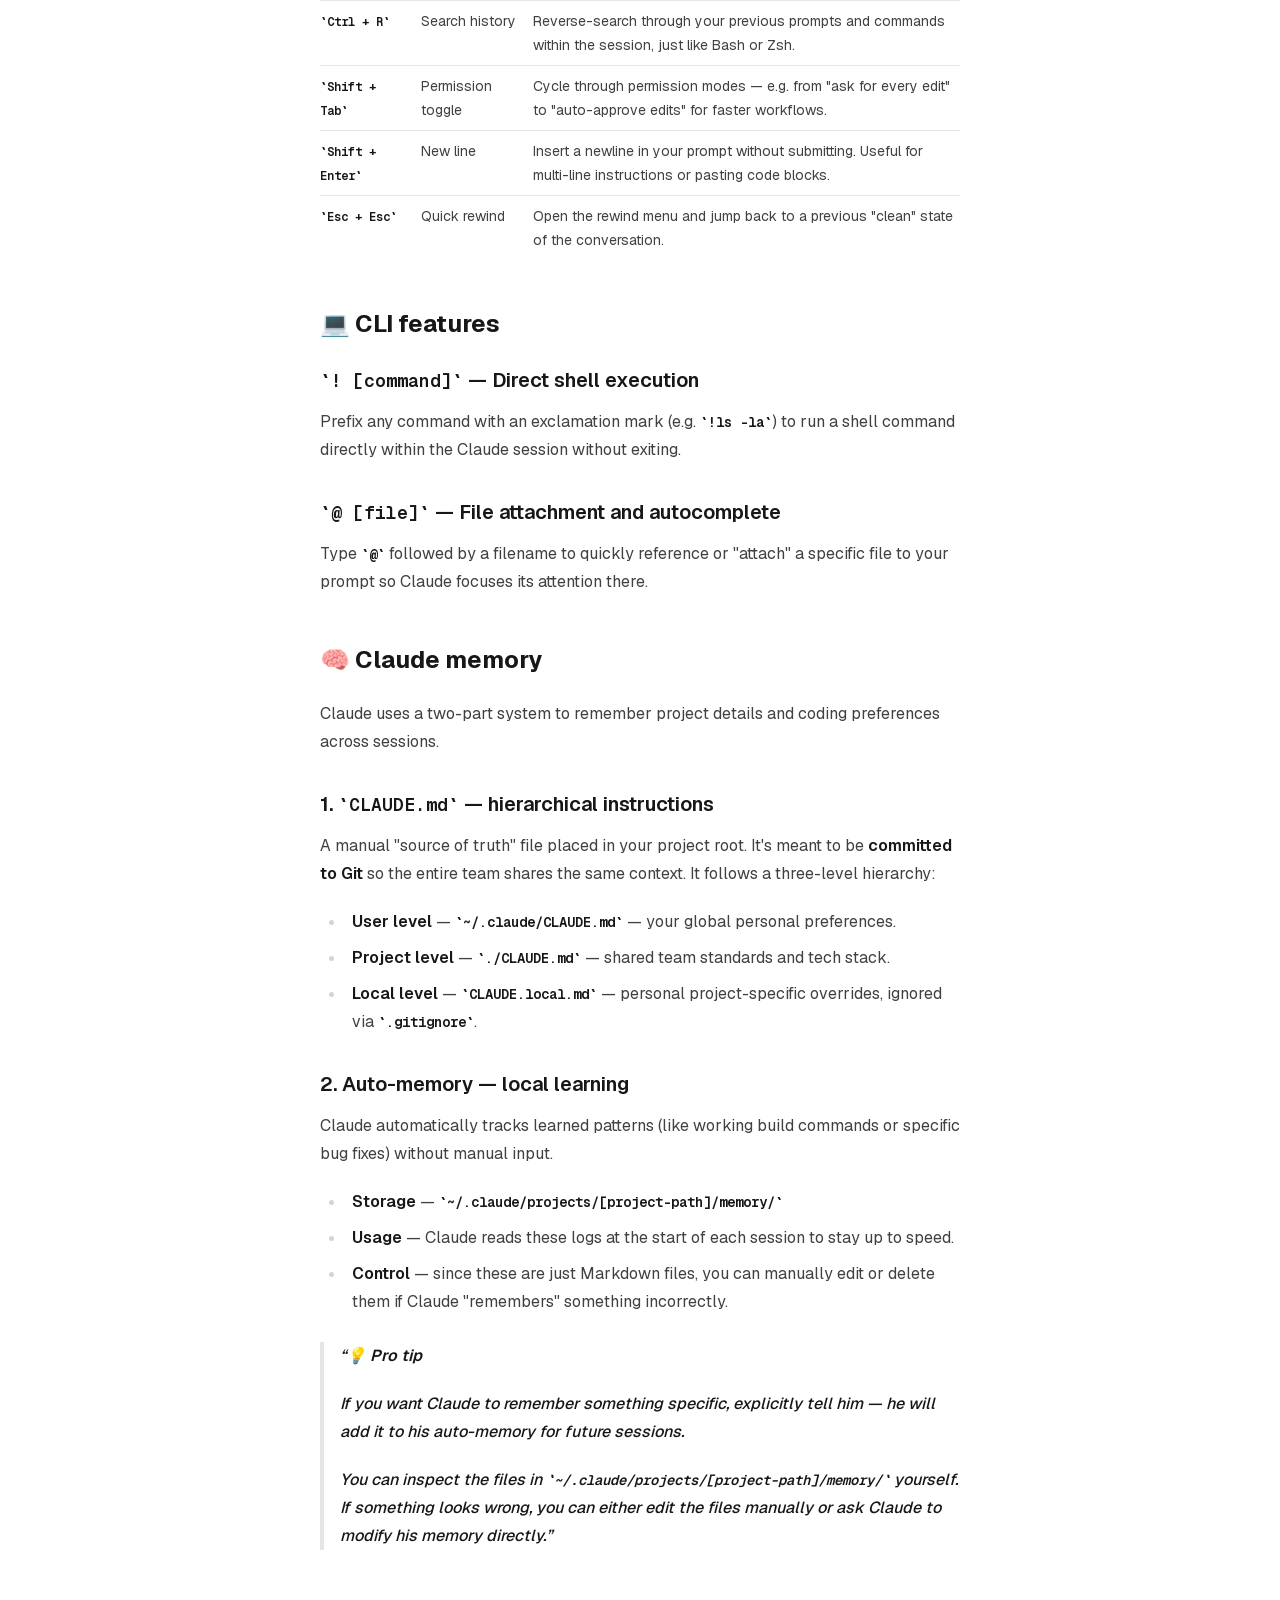
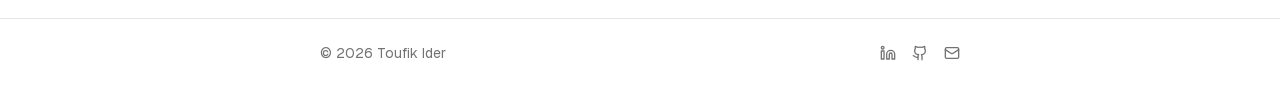
<file: posts/claude-power-user-guide/index.html>
<!DOCTYPE html><html lang="en" class="geist_a71539c9-module__T19VSG__variable geist_mono_8d43a2aa-module__8Li5zG__variable h-full antialiased"><head><meta charSet="utf-8"/><meta name="viewport" content="width=device-width, initial-scale=1"/><link rel="preload" href="/_next/static/media/797e433ab948586e-s.p.09zddjkbdep5a.woff2" as="font" crossorigin="" type="font/woff2"/><link rel="preload" href="/_next/static/media/caa3a2e1cccd8315-s.p.09~u27dqhyhd6.woff2" as="font" crossorigin="" type="font/woff2"/><link rel="stylesheet" href="/_next/static/chunks/0i.kvkob12.k2.css" data-precedence="next"/><link rel="preload" as="script" fetchPriority="low" href="/_next/static/chunks/15xrurgzs99gv.js"/><script src="/_next/static/chunks/0dgq26a5_oy.a.js" async=""></script><script src="/_next/static/chunks/07lhk_q6pmm3r.js" async=""></script><script src="/_next/static/chunks/0au83~zq0~0pf.js" async=""></script><script src="/_next/static/chunks/turbopack-07ur8f85nectq.js" async=""></script><script src="/_next/static/chunks/13h-0fd.p-1ga.js" async=""></script><script src="/_next/static/chunks/0d3shmwh5_nmn.js" async=""></script><meta name="next-size-adjust" content=""/><title>✨ Claude Power User Guide — Toufik Ider</title><meta name="description" content="A bag of CLI commands and keyboard shortcuts that I use when working with claude."/><link rel="icon" href="/icon.svg?icon.00an_5k-jfb5h.svg" sizes="any" type="image/svg+xml"/><script src="/_next/static/chunks/03~yq9q893hmn.js" noModule=""></script></head><body class="min-h-full flex flex-col"><div hidden=""><!--$--><!--/$--></div><header class="border-b border-neutral-200 dark:border-neutral-800"><nav class="mx-auto flex max-w-2xl items-center justify-between px-4 py-4"><a class="font-medium tracking-tight" href="/">Toufik Ider</a><ul class="flex gap-6 text-sm text-neutral-600 dark:text-neutral-400"><li><a class="hover:text-neutral-900 dark:hover:text-neutral-100" href="/">Home</a></li><li><a class="hover:text-neutral-900 dark:hover:text-neutral-100" href="/posts/">Posts</a></li><li><a class="hover:text-neutral-900 dark:hover:text-neutral-100" href="/about/">About</a></li></ul></nav></header><div class="flex-1"><article class="mx-auto max-w-2xl px-4 py-12"><a class="text-sm text-neutral-500 hover:text-neutral-900 dark:hover:text-neutral-100" href="/posts/">← All posts</a><header class="mt-6 mb-10"><h1 class="text-3xl font-semibold tracking-tight">✨ Claude Power User Guide</h1><p class="mt-2 text-sm text-neutral-500"><time dateTime="2026-05-15">May 15, 2026</time></p></header><div class="prose prose-neutral dark:prose-invert max-w-none"><p class="lead">A bag of CLI commands and keyboard shortcuts that I use when working with claude.</p><h2>🛠️ Claude Code (CLI) commands</h2>
<h3><code>/init</code> — Initialize project</h3>
<p>Sets up the environment and creates / reads a <code>CLAUDE.md</code> file so Claude understands your specific repo structure, tech stack, and coding standards.</p>
<h3><code>/resume</code> — Resume session</h3>
<p>Instantly restores the context of your last terminal conversation so you can pick up exactly where you left off without re-explaining the task.</p>
<h3><code>/compact</code> — Optimize context</h3>
<p>Compresses the conversation history. Vital for long sessions to save on token costs and keep Claude&#x27;s reasoning sharp and focused.</p>
<h3><code>/btw</code> — Context switch</h3>
<p>Lets you interrupt a long-running task to ask a quick side question without losing the progress or context of your primary coding work.</p>
<h3><code>/plan</code> — Strategy mode</h3>
<p>Forces Claude to write a detailed technical blueprint for approval before it starts generating any actual code changes, ensuring alignment on the approach.</p>
<h3><code>/rewind</code> — Undo changes</h3>
<p>Reverts both the code edits and the chat history to a previous checkpoint if a particular refactor or logic path doesn&#x27;t go as planned.</p>
<h2>⌨️ Terminal keyboard shortcuts</h2>
<p>Many of the shortcuts in Claude Code are identical to standard Linux terminal commands.</p>
<table><thead><tr><th>Shortcut</th><th>Action</th><th>What it does</th></tr></thead><tbody><tr><td><code>↑</code></td><td>Navigate history</td><td>Cycle through previous prompts and commands to reuse or edit them, just like a standard terminal.</td></tr><tr><td><code>Ctrl + C</code></td><td>Cancel / interrupt</td><td>Instantly stops Claude in the middle of generating a long response or running a task.</td></tr><tr><td><code>Ctrl + D</code></td><td>Exit session</td><td>The standard way to safely exit the Claude CLI and return to your normal terminal prompt.</td></tr><tr><td><code>Ctrl + R</code></td><td>Search history</td><td>Reverse-search through your previous prompts and commands within the session, just like Bash or Zsh.</td></tr><tr><td><code>Shift + Tab</code></td><td>Permission toggle</td><td>Cycle through permission modes — e.g. from &quot;ask for every edit&quot; to &quot;auto-approve edits&quot; for faster workflows.</td></tr><tr><td><code>Shift + Enter</code></td><td>New line</td><td>Insert a newline in your prompt without submitting. Useful for multi-line instructions or pasting code blocks.</td></tr><tr><td><code>Esc + Esc</code></td><td>Quick rewind</td><td>Open the rewind menu and jump back to a previous &quot;clean&quot; state of the conversation.</td></tr></tbody></table>
<h2>💻 CLI features</h2>
<h3><code>! [command]</code> — Direct shell execution</h3>
<p>Prefix any command with an exclamation mark (e.g. <code>!ls -la</code>) to run a shell command directly within the Claude session without exiting.</p>
<h3><code>@ [file]</code> — File attachment and autocomplete</h3>
<p>Type <code>@</code> followed by a filename to quickly reference or &quot;attach&quot; a specific file to your prompt so Claude focuses its attention there.</p>
<h2>🧠 Claude memory</h2>
<p>Claude uses a two-part system to remember project details and coding preferences across sessions.</p>
<h3>1. <code>CLAUDE.md</code> — hierarchical instructions</h3>
<p>A manual &quot;source of truth&quot; file placed in your project root. It&#x27;s meant to be <strong>committed to Git</strong> so the entire team shares the same context. It follows a three-level hierarchy:</p>
<ul>
<li><strong>User level</strong> — <code>~/.claude/CLAUDE.md</code> — your global personal preferences.</li>
<li><strong>Project level</strong> — <code>./CLAUDE.md</code> — shared team standards and tech stack.</li>
<li><strong>Local level</strong> — <code>CLAUDE.local.md</code> — personal project-specific overrides, ignored via <code>.gitignore</code>.</li>
</ul>
<h3>2. Auto-memory — local learning</h3>
<p>Claude automatically tracks learned patterns (like working build commands or specific bug fixes) without manual input.</p>
<ul>
<li><strong>Storage</strong> — <code>~/.claude/projects/[project-path]/memory/</code></li>
<li><strong>Usage</strong> — Claude reads these logs at the start of each session to stay up to speed.</li>
<li><strong>Control</strong> — since these are just Markdown files, you can manually edit or delete them if Claude &quot;remembers&quot; something incorrectly.</li>
</ul>
<blockquote>
<p><strong>💡 Pro tip</strong></p>
<p>If you want Claude to remember something specific, explicitly tell him — he will add it to his auto-memory for future sessions.</p>
<p>You can inspect the files in <code>~/.claude/projects/[project-path]/memory/</code> yourself. If something looks wrong, you can either edit the files manually or ask Claude to modify his memory directly.</p>
</blockquote></div></article><!--$--><!--/$--></div><footer class="border-t border-neutral-200 dark:border-neutral-800"><div class="mx-auto flex max-w-2xl flex-wrap items-center justify-between gap-2 px-4 py-6 text-sm text-neutral-500"><span>© <!-- -->2026<!-- --> Toufik Ider</span><div class="flex gap-4"><a href="https://www.linkedin.com/in/toufik-ider/" class="inline-flex items-center gap-1.5 hover:text-neutral-900 dark:hover:text-neutral-100"><svg width="16" height="16" viewBox="0 0 24 24" fill="none" stroke="currentColor" stroke-width="2" stroke-linecap="round" stroke-linejoin="round" aria-hidden="true"><path d="M16 8a6 6 0 0 1 6 6v7h-4v-7a2 2 0 0 0-2-2 2 2 0 0 0-2 2v7h-4v-7a6 6 0 0 1 6-6z"></path><rect width="4" height="12" x="2" y="9"></rect><circle cx="4" cy="4" r="2"></circle></svg></a><a href="https://github.com/idtoufik" class="inline-flex items-center gap-1.5 hover:text-neutral-900 dark:hover:text-neutral-100"><svg width="16" height="16" viewBox="0 0 24 24" fill="none" stroke="currentColor" stroke-width="2" stroke-linecap="round" stroke-linejoin="round" aria-hidden="true"><path d="M15 22v-4a4.8 4.8 0 0 0-1-3.5c3 0 6-2 6-5.5.08-1.25-.27-2.48-1-3.5.28-1.15.28-2.35 0-3.5 0 0-1 0-3 1.5-2.64-.5-5.36-.5-8 0C6 2 5 2 5 2c-.3 1.15-.3 2.35 0 3.5A5.403 5.403 0 0 0 4 9c0 3.5 3 5.5 6 5.5-.39.49-.68 1.05-.85 1.65-.17.6-.22 1.23-.15 1.85v4"></path><path d="M9 18c-4.51 2-5-2-7-2"></path></svg></a><a href="mailto:toufik.ider@yahoo.com" class="inline-flex items-center gap-1.5 hover:text-neutral-900 dark:hover:text-neutral-100"><svg width="16" height="16" viewBox="0 0 24 24" fill="none" stroke="currentColor" stroke-width="2" stroke-linecap="round" stroke-linejoin="round" aria-hidden="true"><rect width="20" height="16" x="2" y="4" rx="2"></rect><path d="m22 7-8.97 5.7a1.94 1.94 0 0 1-2.06 0L2 7"></path></svg></a></div></div></footer><script src="/_next/static/chunks/15xrurgzs99gv.js" id="_R_" async=""></script><script>(self.__next_f=self.__next_f||[]).push([0])</script><script>self.__next_f.push([1,"1:\"$Sreact.fragment\"\n2:I[22016,[\"/_next/static/chunks/13h-0fd.p-1ga.js\",\"/_next/static/chunks/0d3shmwh5_nmn.js\"],\"\"]\n3:I[39756,[\"/_next/static/chunks/13h-0fd.p-1ga.js\",\"/_next/static/chunks/0d3shmwh5_nmn.js\"],\"default\"]\n4:I[37457,[\"/_next/static/chunks/13h-0fd.p-1ga.js\",\"/_next/static/chunks/0d3shmwh5_nmn.js\"],\"default\"]\nc:I[68027,[\"/_next/static/chunks/13h-0fd.p-1ga.js\",\"/_next/static/chunks/0d3shmwh5_nmn.js\"],\"default\",1]\n:HL[\"/_next/static/chunks/0i.kvkob12.k2.css\",\"style\"]\n:HL[\"/_next/static/media/797e433ab948586e-s.p.09zddjkbdep5a.woff2\",\"font\",{\"crossOrigin\":\"\",\"type\":\"font/woff2\"}]\n:HL[\"/_next/static/media/caa3a2e1cccd8315-s.p.09~u27dqhyhd6.woff2\",\"font\",{\"crossOrigin\":\"\",\"type\":\"font/woff2\"}]\n"])</script><script>self.__next_f.push([1,"0:{\"P\":null,\"c\":[\"\",\"posts\",\"claude-power-user-guide\",\"\"],\"q\":\"\",\"i\":false,\"f\":[[[\"\",{\"children\":[\"posts\",{\"children\":[[\"slug\",\"claude-power-user-guide\",\"d\",null],{\"children\":[\"__PAGE__\",{}]}]}]},\"$undefined\",\"$undefined\",16],[[\"$\",\"$1\",\"c\",{\"children\":[[[\"$\",\"link\",\"0\",{\"rel\":\"stylesheet\",\"href\":\"/_next/static/chunks/0i.kvkob12.k2.css\",\"precedence\":\"next\",\"crossOrigin\":\"$undefined\",\"nonce\":\"$undefined\"}],[\"$\",\"script\",\"script-0\",{\"src\":\"/_next/static/chunks/13h-0fd.p-1ga.js\",\"async\":true,\"nonce\":\"$undefined\"}],[\"$\",\"script\",\"script-1\",{\"src\":\"/_next/static/chunks/0d3shmwh5_nmn.js\",\"async\":true,\"nonce\":\"$undefined\"}]],[\"$\",\"html\",null,{\"lang\":\"en\",\"className\":\"geist_a71539c9-module__T19VSG__variable geist_mono_8d43a2aa-module__8Li5zG__variable h-full antialiased\",\"children\":[\"$\",\"body\",null,{\"className\":\"min-h-full flex flex-col\",\"children\":[[\"$\",\"header\",null,{\"className\":\"border-b border-neutral-200 dark:border-neutral-800\",\"children\":[\"$\",\"nav\",null,{\"className\":\"mx-auto flex max-w-2xl items-center justify-between px-4 py-4\",\"children\":[[\"$\",\"$L2\",null,{\"href\":\"/\",\"className\":\"font-medium tracking-tight\",\"children\":\"Toufik Ider\"}],[\"$\",\"ul\",null,{\"className\":\"flex gap-6 text-sm text-neutral-600 dark:text-neutral-400\",\"children\":[[\"$\",\"li\",null,{\"children\":[\"$\",\"$L2\",null,{\"href\":\"/\",\"className\":\"hover:text-neutral-900 dark:hover:text-neutral-100\",\"children\":\"Home\"}]}],[\"$\",\"li\",null,{\"children\":[\"$\",\"$L2\",null,{\"href\":\"/posts\",\"className\":\"hover:text-neutral-900 dark:hover:text-neutral-100\",\"children\":\"Posts\"}]}],[\"$\",\"li\",null,{\"children\":[\"$\",\"$L2\",null,{\"href\":\"/about\",\"className\":\"hover:text-neutral-900 dark:hover:text-neutral-100\",\"children\":\"About\"}]}]]}]]}]}],[\"$\",\"div\",null,{\"className\":\"flex-1\",\"children\":[\"$\",\"$L3\",null,{\"parallelRouterKey\":\"children\",\"error\":\"$undefined\",\"errorStyles\":\"$undefined\",\"errorScripts\":\"$undefined\",\"template\":[\"$\",\"$L4\",null,{}],\"templateStyles\":\"$undefined\",\"templateScripts\":\"$undefined\",\"notFound\":[[[\"$\",\"title\",null,{\"children\":\"404: This page could not be found.\"}],[\"$\",\"div\",null,{\"style\":{\"fontFamily\":\"system-ui,\\\"Segoe UI\\\",Roboto,Helvetica,Arial,sans-serif,\\\"Apple Color Emoji\\\",\\\"Segoe UI Emoji\\\"\",\"height\":\"100vh\",\"textAlign\":\"center\",\"display\":\"flex\",\"flexDirection\":\"column\",\"alignItems\":\"center\",\"justifyContent\":\"center\"},\"children\":[\"$\",\"div\",null,{\"children\":[[\"$\",\"style\",null,{\"dangerouslySetInnerHTML\":{\"__html\":\"body{color:#000;background:#fff;margin:0}.next-error-h1{border-right:1px solid rgba(0,0,0,.3)}@media (prefers-color-scheme:dark){body{color:#fff;background:#000}.next-error-h1{border-right:1px solid rgba(255,255,255,.3)}}\"}}],[\"$\",\"h1\",null,{\"className\":\"next-error-h1\",\"style\":{\"display\":\"inline-block\",\"margin\":\"0 20px 0 0\",\"padding\":\"0 23px 0 0\",\"fontSize\":24,\"fontWeight\":500,\"verticalAlign\":\"top\",\"lineHeight\":\"49px\"},\"children\":404}],[\"$\",\"div\",null,{\"style\":{\"display\":\"inline-block\"},\"children\":[\"$\",\"h2\",null,{\"style\":{\"fontSize\":14,\"fontWeight\":400,\"lineHeight\":\"49px\",\"margin\":0},\"children\":\"This page could not be found.\"}]}]]}]}]],[]],\"forbidden\":\"$undefined\",\"unauthorized\":\"$undefined\"}]}],[\"$\",\"footer\",null,{\"className\":\"border-t border-neutral-200 dark:border-neutral-800\",\"children\":[\"$\",\"div\",null,{\"className\":\"mx-auto flex max-w-2xl flex-wrap items-center justify-between gap-2 px-4 py-6 text-sm text-neutral-500\",\"children\":[[\"$\",\"span\",null,{\"children\":[\"© \",2026,\" Toufik Ider\"]}],[\"$\",\"div\",null,{\"className\":\"flex gap-4\",\"children\":[[\"$\",\"a\",null,{\"href\":\"https://www.linkedin.com/in/toufik-ider/\",\"className\":\"inline-flex items-center gap-1.5 hover:text-neutral-900 dark:hover:text-neutral-100\",\"children\":[\"$\",\"svg\",null,{\"width\":16,\"height\":16,\"viewBox\":\"0 0 24 24\",\"fill\":\"none\",\"stroke\":\"currentColor\",\"strokeWidth\":2,\"strokeLinecap\":\"round\",\"strokeLinejoin\":\"round\",\"aria-hidden\":true,\"children\":[[\"$\",\"path\",null,{\"d\":\"M16 8a6 6 0 0 1 6 6v7h-4v-7a2 2 0 0 0-2-2 2 2 0 0 0-2 2v7h-4v-7a6 6 0 0 1 6-6z\"}],[\"$\",\"rect\",null,{\"width\":\"4\",\"height\":\"12\",\"x\":\"2\",\"y\":\"9\"}],[\"$\",\"circle\",null,{\"cx\":\"4\",\"cy\":\"4\",\"r\":\"2\"}]]}]}],[\"$\",\"a\",null,{\"href\":\"https://github.com/idtoufik\",\"className\":\"inline-flex items-center gap-1.5 hover:text-neutral-900 dark:hover:text-neutral-100\",\"children\":[\"$\",\"svg\",null,{\"width\":16,\"height\":16,\"viewBox\":\"0 0 24 24\",\"fill\":\"none\",\"stroke\":\"currentColor\",\"strokeWidth\":2,\"strokeLinecap\":\"round\",\"strokeLinejoin\":\"round\",\"aria-hidden\":true,\"children\":[[\"$\",\"path\",null,{\"d\":\"M15 22v-4a4.8 4.8 0 0 0-1-3.5c3 0 6-2 6-5.5.08-1.25-.27-2.48-1-3.5.28-1.15.28-2.35 0-3.5 0 0-1 0-3 1.5-2.64-.5-5.36-.5-8 0C6 2 5 2 5 2c-.3 1.15-.3 2.35 0 3.5A5.403 5.403 0 0 0 4 9c0 3.5 3 5.5 6 5.5-.39.49-.68 1.05-.85 1.65-.17.6-.22 1.23-.15 1.85v4\"}],\"$L5\"]}]}],\"$L6\"]}]]}]}]]}]}]]}],{\"children\":[\"$L7\",{\"children\":[\"$L8\",{\"children\":[\"$L9\",{},null,false,null]},null,false,\"$@a\"]},null,false,\"$@a\"]},null,false,null],\"$Lb\",false]],\"m\":\"$undefined\",\"G\":[\"$c\",[\"$Ld\"]],\"S\":true,\"h\":null,\"s\":\"$undefined\",\"l\":\"$undefined\",\"p\":\"$undefined\",\"d\":\"$undefined\",\"b\":\"KsPdY9-2CzLJl-tC2r5HS\"}\n"])</script><script>self.__next_f.push([1,"f:I[97367,[\"/_next/static/chunks/13h-0fd.p-1ga.js\",\"/_next/static/chunks/0d3shmwh5_nmn.js\"],\"OutletBoundary\"]\n10:\"$Sreact.suspense\"\n13:I[97367,[\"/_next/static/chunks/13h-0fd.p-1ga.js\",\"/_next/static/chunks/0d3shmwh5_nmn.js\"],\"ViewportBoundary\"]\n15:I[97367,[\"/_next/static/chunks/13h-0fd.p-1ga.js\",\"/_next/static/chunks/0d3shmwh5_nmn.js\"],\"MetadataBoundary\"]\n5:[\"$\",\"path\",null,{\"d\":\"M9 18c-4.51 2-5-2-7-2\"}]\n6:[\"$\",\"a\",null,{\"href\":\"mailto:toufik.ider@yahoo.com\",\"className\":\"inline-flex items-center gap-1.5 hover:text-neutral-900 dark:hover:text-neutral-100\",\"children\":[\"$\",\"svg\",null,{\"width\":16,\"height\":16,\"viewBox\":\"0 0 24 24\",\"fill\":\"none\",\"stroke\":\"currentColor\",\"strokeWidth\":2,\"strokeLinecap\":\"round\",\"strokeLinejoin\":\"round\",\"aria-hidden\":true,\"children\":[[\"$\",\"rect\",null,{\"width\":\"20\",\"height\":\"16\",\"x\":\"2\",\"y\":\"4\",\"rx\":\"2\"}],[\"$\",\"path\",null,{\"d\":\"m22 7-8.97 5.7a1.94 1.94 0 0 1-2.06 0L2 7\"}]]}]}]\n7:[\"$\",\"$1\",\"c\",{\"children\":[null,[\"$\",\"$L3\",null,{\"parallelRouterKey\":\"children\",\"error\":\"$undefined\",\"errorStyles\":\"$undefined\",\"errorScripts\":\"$undefined\",\"template\":[\"$\",\"$L4\",null,{}],\"templateStyles\":\"$undefined\",\"templateScripts\":\"$undefined\",\"notFound\":\"$undefined\",\"forbidden\":\"$undefined\",\"unauthorized\":\"$undefined\"}]]}]\n8:[\"$\",\"$1\",\"c\",{\"children\":[null,[\"$\",\"$L3\",null,{\"parallelRouterKey\":\"children\",\"error\":\"$undefined\",\"errorStyles\":\"$undefined\",\"errorScripts\":\"$undefined\",\"template\":[\"$\",\"$L4\",null,{}],\"templateStyles\":\"$undefined\",\"templateScripts\":\"$undefined\",\"notFound\":\"$undefined\",\"forbidden\":\"$undefined\",\"unauthorized\":\"$undefined\"}]]}]\n9:[\"$\",\"$1\",\"c\",{\"children\":[\"$Le\",null,[\"$\",\"$Lf\",null,{\"children\":[\"$\",\"$10\",null,{\"name\":\"Next.MetadataOutlet\",\"children\":\"$@11\"}]}]]}]\n12:[]\na:\"$W12\"\nb:[\"$\",\"$1\",\"h\",{\"children\":[null,[\"$\",\"$L13\",null,{\"children\":\"$L14\"}],[\"$\",\"div\",null,{\"hidden\":true,\"children\":[\"$\",\"$L15\",null,{\"children\":[\"$\",\"$10\",null,{\"name\":\"Next.Metadata\",\"children\":\"$L16\"}]}]}],[\"$\",\"meta\",null,{\"name\":\"next-size-adjust\",\"content\":\"\"}]]}]\nd:[\"$\",\"link\",\"0\",{\"rel\":\"stylesheet\",\"href\":\"/_next/static/chunks/0i.kvkob12.k2.css\",\"precedence\":\"next\",\"crossOrigin\":\"$undefined\",\"nonce\":\"$undefined\"}]\n"])</script><script>self.__next_f.push([1,"e:[\"$\",\"article\",null,{\"className\":\"mx-auto max-w-2xl px-4 py-12\",\"children\":[[\"$\",\"$L2\",null,{\"href\":\"/posts\",\"className\":\"text-sm text-neutral-500 hover:text-neutral-900 dark:hover:text-neutral-100\",\"children\":\"← All posts\"}],[\"$\",\"header\",null,{\"className\":\"mt-6 mb-10\",\"children\":[[\"$\",\"h1\",null,{\"className\":\"text-3xl font-semibold tracking-tight\",\"children\":\"✨ Claude Power User Guide\"}],[\"$\",\"p\",null,{\"className\":\"mt-2 text-sm text-neutral-500\",\"children\":[\"$\",\"time\",null,{\"dateTime\":\"2026-05-15\",\"children\":\"May 15, 2026\"}]}]]}],[\"$\",\"div\",null,{\"className\":\"prose prose-neutral dark:prose-invert max-w-none\",\"children\":[[\"$\",\"p\",null,{\"className\":\"lead\",\"children\":\"A bag of CLI commands and keyboard shortcuts that I use when working with claude.\"}],[[\"$\",\"h2\",null,{\"children\":\"🛠️ Claude Code (CLI) commands\"}],\"\\n\",[\"$\",\"h3\",null,{\"children\":[[\"$\",\"code\",null,{\"children\":\"/init\"}],\" — Initialize project\"]}],\"\\n\",[\"$\",\"p\",null,{\"children\":[\"Sets up the environment and creates / reads a \",[\"$\",\"code\",null,{\"children\":\"CLAUDE.md\"}],\" file so Claude understands your specific repo structure, tech stack, and coding standards.\"]}],\"\\n\",[\"$\",\"h3\",null,{\"children\":[[\"$\",\"code\",null,{\"children\":\"/resume\"}],\" — Resume session\"]}],\"\\n\",[\"$\",\"p\",null,{\"children\":\"Instantly restores the context of your last terminal conversation so you can pick up exactly where you left off without re-explaining the task.\"}],\"\\n\",[\"$\",\"h3\",null,{\"children\":[[\"$\",\"code\",null,{\"children\":\"/compact\"}],\" — Optimize context\"]}],\"\\n\",[\"$\",\"p\",null,{\"children\":\"Compresses the conversation history. Vital for long sessions to save on token costs and keep Claude's reasoning sharp and focused.\"}],\"\\n\",[\"$\",\"h3\",null,{\"children\":[[\"$\",\"code\",null,{\"children\":\"/btw\"}],\" — Context switch\"]}],\"\\n\",[\"$\",\"p\",null,{\"children\":\"Lets you interrupt a long-running task to ask a quick side question without losing the progress or context of your primary coding work.\"}],\"\\n\",[\"$\",\"h3\",null,{\"children\":[[\"$\",\"code\",null,{\"children\":\"/plan\"}],\" — Strategy mode\"]}],\"\\n\",[\"$\",\"p\",null,{\"children\":\"Forces Claude to write a detailed technical blueprint for approval before it starts generating any actual code changes, ensuring alignment on the approach.\"}],\"\\n\",[\"$\",\"h3\",null,{\"children\":[[\"$\",\"code\",null,{\"children\":\"/rewind\"}],\" — Undo changes\"]}],\"\\n\",[\"$\",\"p\",null,{\"children\":\"Reverts both the code edits and the chat history to a previous checkpoint if a particular refactor or logic path doesn't go as planned.\"}],\"\\n\",[\"$\",\"h2\",null,{\"children\":\"⌨️ Terminal keyboard shortcuts\"}],\"\\n\",[\"$\",\"p\",null,{\"children\":\"Many of the shortcuts in Claude Code are identical to standard Linux terminal commands.\"}],\"\\n\",[\"$\",\"table\",null,{\"children\":[[\"$\",\"thead\",null,{\"children\":[\"$\",\"tr\",null,{\"children\":[[\"$\",\"th\",null,{\"children\":\"Shortcut\"}],[\"$\",\"th\",null,{\"children\":\"Action\"}],[\"$\",\"th\",null,{\"children\":\"What it does\"}]]}]}],[\"$\",\"tbody\",null,{\"children\":[[\"$\",\"tr\",null,{\"children\":[[\"$\",\"td\",null,{\"children\":[\"$\",\"code\",null,{\"children\":\"↑\"}]}],[\"$\",\"td\",null,{\"children\":\"Navigate history\"}],[\"$\",\"td\",null,{\"children\":\"Cycle through previous prompts and commands to reuse or edit them, just like a standard terminal.\"}]]}],[\"$\",\"tr\",null,{\"children\":[[\"$\",\"td\",null,{\"children\":[\"$\",\"code\",null,{\"children\":\"Ctrl + C\"}]}],[\"$\",\"td\",null,{\"children\":\"Cancel / interrupt\"}],[\"$\",\"td\",null,{\"children\":\"Instantly stops Claude in the middle of generating a long response or running a task.\"}]]}],[\"$\",\"tr\",null,{\"children\":[[\"$\",\"td\",null,{\"children\":[\"$\",\"code\",null,{\"children\":\"Ctrl + D\"}]}],[\"$\",\"td\",null,{\"children\":\"Exit session\"}],[\"$\",\"td\",null,{\"children\":\"The standard way to safely exit the Claude CLI and return to your normal terminal prompt.\"}]]}],[\"$\",\"tr\",null,{\"children\":[[\"$\",\"td\",null,{\"children\":[\"$\",\"code\",null,{\"children\":\"Ctrl + R\"}]}],[\"$\",\"td\",null,{\"children\":\"Search history\"}],[\"$\",\"td\",null,{\"children\":\"Reverse-search through your previous prompts and commands within the session, just like Bash or Zsh.\"}]]}],[\"$\",\"tr\",null,{\"children\":[[\"$\",\"td\",null,{\"children\":[\"$\",\"code\",null,{\"children\":\"Shift + Tab\"}]}],[\"$\",\"td\",null,{\"children\":\"Permission toggle\"}],[\"$\",\"td\",null,{\"children\":\"Cycle through permission modes — e.g. from \\\"ask for every edit\\\" to \\\"auto-approve edits\\\" for faster workflows.\"}]]}],\"$L17\",\"$L18\"]}]]}],\"\\n\",\"$L19\",\"\\n\",\"$L1a\",\"\\n\",\"$L1b\",\"\\n\",\"$L1c\",\"\\n\",\"$L1d\",\"\\n\",\"$L1e\",\"\\n\",\"$L1f\",\"\\n\",\"$L20\",\"\\n\",\"$L21\",\"\\n\",\"$L22\",\"\\n\",\"$L23\",\"\\n\",\"$L24\",\"\\n\",\"$L25\",\"\\n\",\"$L26\"]]}]]}]\n"])</script><script>self.__next_f.push([1,"17:[\"$\",\"tr\",null,{\"children\":[[\"$\",\"td\",null,{\"children\":[\"$\",\"code\",null,{\"children\":\"Shift + Enter\"}]}],[\"$\",\"td\",null,{\"children\":\"New line\"}],[\"$\",\"td\",null,{\"children\":\"Insert a newline in your prompt without submitting. Useful for multi-line instructions or pasting code blocks.\"}]]}]\n18:[\"$\",\"tr\",null,{\"children\":[[\"$\",\"td\",null,{\"children\":[\"$\",\"code\",null,{\"children\":\"Esc + Esc\"}]}],[\"$\",\"td\",null,{\"children\":\"Quick rewind\"}],[\"$\",\"td\",null,{\"children\":\"Open the rewind menu and jump back to a previous \\\"clean\\\" state of the conversation.\"}]]}]\n19:[\"$\",\"h2\",null,{\"children\":\"💻 CLI features\"}]\n1a:[\"$\",\"h3\",null,{\"children\":[[\"$\",\"code\",null,{\"children\":\"! [command]\"}],\" — Direct shell execution\"]}]\n1b:[\"$\",\"p\",null,{\"children\":[\"Prefix any command with an exclamation mark (e.g. \",[\"$\",\"code\",null,{\"children\":\"!ls -la\"}],\") to run a shell command directly within the Claude session without exiting.\"]}]\n1c:[\"$\",\"h3\",null,{\"children\":[[\"$\",\"code\",null,{\"children\":\"@ [file]\"}],\" — File attachment and autocomplete\"]}]\n1d:[\"$\",\"p\",null,{\"children\":[\"Type \",[\"$\",\"code\",null,{\"children\":\"@\"}],\" followed by a filename to quickly reference or \\\"attach\\\" a specific file to your prompt so Claude focuses its attention there.\"]}]\n1e:[\"$\",\"h2\",null,{\"children\":\"🧠 Claude memory\"}]\n1f:[\"$\",\"p\",null,{\"children\":\"Claude uses a two-part system to remember project details and coding preferences across sessions.\"}]\n20:[\"$\",\"h3\",null,{\"children\":[\"1. \",[\"$\",\"code\",null,{\"children\":\"CLAUDE.md\"}],\" — hierarchical instructions\"]}]\n21:[\"$\",\"p\",null,{\"children\":[\"A manual \\\"source of truth\\\" file placed in your project root. It's meant to be \",[\"$\",\"strong\",null,{\"children\":\"committed to Git\"}],\" so the entire team shares the same context. It follows a three-level hierarchy:\"]}]\n22:[\"$\",\"ul\",null,{\"children\":[\"\\n\",[\"$\",\"li\",null,{\"children\":[[\"$\",\"strong\",null,{\"children\":\"User level\"}],\" — \",[\"$\",\"code\",null,{\"children\":\"~/.claude/CLAUDE.md\"}],\" — your global personal preferences.\"]}],\"\\n\",[\"$\",\"li\",null,{\"children\":[[\"$\",\"strong\",null,{\"children\":\"Project level\"}],\" — \",[\"$\",\"code\",null,{\"children\":\"./CLAUDE.md\"}],\" — shared team standards and tech stack.\"]}],\"\\n\",[\"$\",\"li\",null,{\"children\":[[\"$\",\"strong\",null,{\"children\":\"Local level\"}],\" — \",[\"$\",\"code\",null,{\"children\":\"CLAUDE.local.md\"}],\" — personal project-specific overrides, ignored via \",[\"$\",\"code\",null,{\"children\":\".gitignore\"}],\".\"]}],\"\\n\"]}]\n23:[\"$\",\"h3\",null,{\"children\":\"2. Auto-memory — local learning\"}]\n24:[\"$\",\"p\",null,{\"children\":\"Claude automatically tracks learned patterns (like working build commands or specific bug fixes) without manual input.\"}]\n25:[\"$\",\"ul\",null,{\"children\":[\"\\n\",[\"$\",\"li\",null,{\"children\":[[\"$\",\"strong\",null,{\"children\":\"Storage\"}],\" — \",[\"$\",\"code\",null,{\"children\":\"~/.claude/projects/[project-path]/memory/\"}]]}],\"\\n\",[\"$\",\"li\",null,{\"children\":[[\"$\",\"strong\",null,{\"children\":\"Usage\"}],\" — Claude reads these logs at the start of each session to stay up to speed.\"]}],\"\\n\",[\"$\",\"li\",null,{\"children\":[[\"$\",\"strong\",null,{\"children\":\"Control\"}],\" — since these are just Markdown files, you can manually edit or delete them if Claude \\\"remembers\\\" something incorrectly.\"]}],\"\\n\"]}]\n26:[\"$\",\"blockquote\",null,{\"children\":[\"\\n\",[\"$\",\"p\",null,{\"children\":[\"$\",\"strong\",null,{\"children\":\"💡 Pro tip\"}]}],\"\\n\",[\"$\",\"p\",null,{\"children\":\"If you want Claude to remember something specific, explicitly tell him — he will add it to his auto-memory for future sessions.\"}],\"\\n\",[\"$\",\"p\",null,{\"children\":[\"You can inspect the files in \",[\"$\",\"code\",null,{\"children\":\"~/.claude/projects/[project-path]/memory/\"}],\" yourself. If something looks wrong, you can either edit the files manually or ask Claude to modify his memory directly.\"]}],\"\\n\"]}]\n"])</script><script>self.__next_f.push([1,"14:[[\"$\",\"meta\",\"0\",{\"charSet\":\"utf-8\"}],[\"$\",\"meta\",\"1\",{\"name\":\"viewport\",\"content\":\"width=device-width, initial-scale=1\"}]]\n"])</script><script>self.__next_f.push([1,"27:I[27201,[\"/_next/static/chunks/13h-0fd.p-1ga.js\",\"/_next/static/chunks/0d3shmwh5_nmn.js\"],\"IconMark\"]\n11:null\n16:[[\"$\",\"title\",\"0\",{\"children\":\"✨ Claude Power User Guide — Toufik Ider\"}],[\"$\",\"meta\",\"1\",{\"name\":\"description\",\"content\":\"A bag of CLI commands and keyboard shortcuts that I use when working with claude.\"}],[\"$\",\"link\",\"2\",{\"rel\":\"icon\",\"href\":\"/icon.svg?icon.00an_5k-jfb5h.svg\",\"sizes\":\"any\",\"type\":\"image/svg+xml\"}],[\"$\",\"$L27\",\"3\",{}]]\n"])</script></body></html>
</file>
<file: _next/static/chunks/0i.kvkob12.k2.css>
@font-face{font-family:Geist;font-style:normal;font-weight:100 900;font-display:swap;src:url(../media/fef07dbb0973bf53-s.12tyk43_3sh9u.woff2)format("woff2");unicode-range:U+460-52F,U+1C80-1C8A,U+20B4,U+2DE0-2DFF,U+A640-A69F,U+FE2E-FE2F}@font-face{font-family:Geist;font-style:normal;font-weight:100 900;font-display:swap;src:url(../media/8a480f0b521d4e75-s.0jzbimsg8vl84.woff2)format("woff2");unicode-range:U+301,U+400-45F,U+490-491,U+4B0-4B1,U+2116}@font-face{font-family:Geist;font-style:normal;font-weight:100 900;font-display:swap;src:url(../media/53b9e256198e5412-s.0-wfv7uh4i7h9.woff2)format("woff2");unicode-range:U+102-103,U+110-111,U+128-129,U+168-169,U+1A0-1A1,U+1AF-1B0,U+300-301,U+303-304,U+308-309,U+323,U+329,U+1EA0-1EF9,U+20AB}@font-face{font-family:Geist;font-style:normal;font-weight:100 900;font-display:swap;src:url(../media/7178b3e590c64307-s.0nx0ww8fni_q3.woff2)format("woff2");unicode-range:U+100-2BA,U+2BD-2C5,U+2C7-2CC,U+2CE-2D7,U+2DD-2FF,U+304,U+308,U+329,U+1D00-1DBF,U+1E00-1E9F,U+1EF2-1EFF,U+2020,U+20A0-20AB,U+20AD-20C0,U+2113,U+2C60-2C7F,U+A720-A7FF}@font-face{font-family:Geist;font-style:normal;font-weight:100 900;font-display:swap;src:url(../media/caa3a2e1cccd8315-s.p.09~u27dqhyhd6.woff2)format("woff2");unicode-range:U+??,U+131,U+152-153,U+2BB-2BC,U+2C6,U+2DA,U+2DC,U+304,U+308,U+329,U+2000-206F,U+20AC,U+2122,U+2191,U+2193,U+2212,U+2215,U+FEFF,U+FFFD}@font-face{font-family:Geist Fallback;src:local(Arial);ascent-override:95.94%;descent-override:28.16%;line-gap-override:0.0%;size-adjust:104.76%}.geist_a71539c9-module__T19VSG__className{font-family:Geist,Geist Fallback;font-style:normal}.geist_a71539c9-module__T19VSG__variable{--font-geist-sans:"Geist", "Geist Fallback"}
@font-face{font-family:Geist Mono;font-style:normal;font-weight:100 900;font-display:swap;src:url(../media/5ce348bf30bf5439-s.0ee55_hj9qcer.woff2)format("woff2");unicode-range:U+460-52F,U+1C80-1C8A,U+20B4,U+2DE0-2DFF,U+A640-A69F,U+FE2E-FE2F}@font-face{font-family:Geist Mono;font-style:normal;font-weight:100 900;font-display:swap;src:url(../media/4fa387ec64143e14-s.0.qu-9752pffj.woff2)format("woff2");unicode-range:U+301,U+400-45F,U+490-491,U+4B0-4B1,U+2116}@font-face{font-family:Geist Mono;font-style:normal;font-weight:100 900;font-display:swap;src:url(../media/6306c77e7c8268e4-s.0mao5jbfbduzp.woff2)format("woff2");unicode-range:U+2000-2001,U+2004-2008,U+200A,U+23B8-23BD,U+2500-259F}@font-face{font-family:Geist Mono;font-style:normal;font-weight:100 900;font-display:swap;src:url(../media/7d817b4c03b0c5f1-s.0uzt.a6d44yda.woff2)format("woff2");unicode-range:U+102-103,U+110-111,U+128-129,U+168-169,U+1A0-1A1,U+1AF-1B0,U+300-301,U+303-304,U+308-309,U+323,U+329,U+1EA0-1EF9,U+20AB}@font-face{font-family:Geist Mono;font-style:normal;font-weight:100 900;font-display:swap;src:url(../media/bbc41e54d2fcbd21-s.0mvwgmnhv29no.woff2)format("woff2");unicode-range:U+100-2BA,U+2BD-2C5,U+2C7-2CC,U+2CE-2D7,U+2DD-2FF,U+304,U+308,U+329,U+1D00-1DBF,U+1E00-1E9F,U+1EF2-1EFF,U+2020,U+20A0-20AB,U+20AD-20C0,U+2113,U+2C60-2C7F,U+A720-A7FF}@font-face{font-family:Geist Mono;font-style:normal;font-weight:100 900;font-display:swap;src:url(../media/797e433ab948586e-s.p.09zddjkbdep5a.woff2)format("woff2");unicode-range:U+??,U+131,U+152-153,U+2BB-2BC,U+2C6,U+2DA,U+2DC,U+304,U+308,U+329,U+2000-206F,U+20AC,U+2122,U+2191,U+2193,U+2212,U+2215,U+FEFF,U+FFFD}@font-face{font-family:Geist Mono Fallback;src:local(Arial);ascent-override:74.67%;descent-override:21.92%;line-gap-override:0.0%;size-adjust:134.59%}.geist_mono_8d43a2aa-module__8Li5zG__className{font-family:Geist Mono,Geist Mono Fallback;font-style:normal}.geist_mono_8d43a2aa-module__8Li5zG__variable{--font-geist-mono:"Geist Mono", "Geist Mono Fallback"}
@layer properties{@supports (((-webkit-hyphens:none)) and (not (margin-trim:inline))) or ((-moz-orient:inline) and (not (color:rgb(from red r g b)))){*,:before,:after,::backdrop{--tw-space-y-reverse:0;--tw-border-style:solid;--tw-font-weight:initial;--tw-tracking:initial}}}@layer theme{:root,:host{--font-sans:var(--font-geist-sans);--font-mono:var(--font-geist-mono);--color-neutral-100:#f5f5f5;--color-neutral-200:#e5e5e5;--color-neutral-400:#a1a1a1;--color-neutral-500:#737373;--color-neutral-600:#525252;--color-neutral-800:#262626;--color-neutral-900:#171717;--spacing:.25rem;--container-2xl:42rem;--text-xs:.75rem;--text-xs--line-height:calc(1 / .75);--text-sm:.875rem;--text-sm--line-height:calc(1.25 / .875);--text-xl:1.25rem;--text-xl--line-height:calc(1.75 / 1.25);--text-3xl:1.875rem;--text-3xl--line-height:calc(2.25 / 1.875);--font-weight-medium:500;--font-weight-semibold:600;--tracking-tight:-.025em;--tracking-wide:.025em;--default-font-family:var(--font-geist-sans);--default-mono-font-family:var(--font-geist-mono)}@supports (color:lab(0% 0 0)){:root,:host{--color-neutral-100:lab(96.52% -.0000298023 .0000119209);--color-neutral-200:lab(90.952% 0 -.0000119209);--color-neutral-400:lab(66.128% -.0000298023 .0000119209);--color-neutral-500:lab(48.496% 0 0);--color-neutral-600:lab(34.924% 0 0);--color-neutral-800:lab(15.204% 0 -.00000596046);--color-neutral-900:lab(7.78201% -.0000149012 0)}}}@layer base{*,:after,:before,::backdrop{box-sizing:border-box;border:0 solid;margin:0;padding:0}::file-selector-button{box-sizing:border-box;border:0 solid;margin:0;padding:0}html,:host{-webkit-text-size-adjust:100%;tab-size:4;line-height:1.5;font-family:var(--default-font-family,ui-sans-serif, system-ui, sans-serif, "Apple Color Emoji", "Segoe UI Emoji", "Segoe UI Symbol", "Noto Color Emoji");font-feature-settings:var(--default-font-feature-settings,normal);font-variation-settings:var(--default-font-variation-settings,normal);-webkit-tap-highlight-color:transparent}hr{height:0;color:inherit;border-top-width:1px}abbr:where([title]){-webkit-text-decoration:underline dotted;text-decoration:underline dotted}h1,h2,h3,h4,h5,h6{font-size:inherit;font-weight:inherit}a{color:inherit;-webkit-text-decoration:inherit;-webkit-text-decoration:inherit;-webkit-text-decoration:inherit;-webkit-text-decoration:inherit;text-decoration:inherit}b,strong{font-weight:bolder}code,kbd,samp,pre{font-family:var(--default-mono-font-family,ui-monospace, SFMono-Regular, Menlo, Monaco, Consolas, "Liberation Mono", "Courier New", monospace);font-feature-settings:var(--default-mono-font-feature-settings,normal);font-variation-settings:var(--default-mono-font-variation-settings,normal);font-size:1em}small{font-size:80%}sub,sup{vertical-align:baseline;font-size:75%;line-height:0;position:relative}sub{bottom:-.25em}sup{top:-.5em}table{text-indent:0;border-color:inherit;border-collapse:collapse}:-moz-focusring{outline:auto}progress{vertical-align:baseline}summary{display:list-item}ol,ul,menu{list-style:none}img,svg,video,canvas,audio,iframe,embed,object{vertical-align:middle;display:block}img,video{max-width:100%;height:auto}button,input,select,optgroup,textarea{font:inherit;font-feature-settings:inherit;font-variation-settings:inherit;letter-spacing:inherit;color:inherit;opacity:1;background-color:#0000;border-radius:0}::file-selector-button{font:inherit;font-feature-settings:inherit;font-variation-settings:inherit;letter-spacing:inherit;color:inherit;opacity:1;background-color:#0000;border-radius:0}:where(select:is([multiple],[size])) optgroup{font-weight:bolder}:where(select:is([multiple],[size])) optgroup option{padding-inline-start:20px}::file-selector-button{margin-inline-end:4px}::placeholder{opacity:1}@supports (not ((-webkit-appearance:-apple-pay-button))) or (contain-intrinsic-size:1px){::placeholder{color:currentColor}@supports (color:color-mix(in lab, red, red)){::placeholder{color:color-mix(in oklab, currentcolor 50%, transparent)}}}textarea{resize:vertical}::-webkit-search-decoration{-webkit-appearance:none}::-webkit-date-and-time-value{min-height:1lh;text-align:inherit}::-webkit-datetime-edit{display:inline-flex}::-webkit-datetime-edit-fields-wrapper{padding:0}::-webkit-datetime-edit{padding-block:0}::-webkit-datetime-edit-year-field{padding-block:0}::-webkit-datetime-edit-month-field{padding-block:0}::-webkit-datetime-edit-day-field{padding-block:0}::-webkit-datetime-edit-hour-field{padding-block:0}::-webkit-datetime-edit-minute-field{padding-block:0}::-webkit-datetime-edit-second-field{padding-block:0}::-webkit-datetime-edit-millisecond-field{padding-block:0}::-webkit-datetime-edit-meridiem-field{padding-block:0}::-webkit-calendar-picker-indicator{line-height:1}:-moz-ui-invalid{box-shadow:none}button,input:where([type=button],[type=reset],[type=submit]){appearance:button}::file-selector-button{appearance:button}::-webkit-inner-spin-button{height:auto}::-webkit-outer-spin-button{height:auto}[hidden]:where(:not([hidden=until-found])){display:none!important}}@layer components;@layer utilities{.mx-auto{margin-inline:auto}.prose{color:var(--tw-prose-body);max-width:65ch}.prose :where(p):not(:where([class~=not-prose],[class~=not-prose] *)){margin-top:1.25em;margin-bottom:1.25em}.prose :where([class~=lead]):not(:where([class~=not-prose],[class~=not-prose] *)){color:var(--tw-prose-lead);margin-top:1.2em;margin-bottom:1.2em;font-size:1.25em;line-height:1.6}.prose :where(a):not(:where([class~=not-prose],[class~=not-prose] *)){color:var(--tw-prose-links);font-weight:500;text-decoration:underline}.prose :where(strong):not(:where([class~=not-prose],[class~=not-prose] *)){color:var(--tw-prose-bold);font-weight:600}.prose :where(a strong):not(:where([class~=not-prose],[class~=not-prose] *)),.prose :where(blockquote strong):not(:where([class~=not-prose],[class~=not-prose] *)),.prose :where(thead th strong):not(:where([class~=not-prose],[class~=not-prose] *)){color:inherit}.prose :where(ol):not(:where([class~=not-prose],[class~=not-prose] *)){margin-top:1.25em;margin-bottom:1.25em;padding-inline-start:1.625em;list-style-type:decimal}.prose :where(ol[type=A]):not(:where([class~=not-prose],[class~=not-prose] *)){list-style-type:upper-alpha}.prose :where(ol[type=a]):not(:where([class~=not-prose],[class~=not-prose] *)){list-style-type:lower-alpha}.prose :where(ol[type=A s]):not(:where([class~=not-prose],[class~=not-prose] *)){list-style-type:upper-alpha}.prose :where(ol[type=a s]):not(:where([class~=not-prose],[class~=not-prose] *)){list-style-type:lower-alpha}.prose :where(ol[type=I]):not(:where([class~=not-prose],[class~=not-prose] *)){list-style-type:upper-roman}.prose :where(ol[type=i]):not(:where([class~=not-prose],[class~=not-prose] *)){list-style-type:lower-roman}.prose :where(ol[type=I s]):not(:where([class~=not-prose],[class~=not-prose] *)){list-style-type:upper-roman}.prose :where(ol[type=i s]):not(:where([class~=not-prose],[class~=not-prose] *)){list-style-type:lower-roman}.prose :where(ol[type="1"]):not(:where([class~=not-prose],[class~=not-prose] *)){list-style-type:decimal}.prose :where(ul):not(:where([class~=not-prose],[class~=not-prose] *)){margin-top:1.25em;margin-bottom:1.25em;padding-inline-start:1.625em;list-style-type:disc}.prose :where(ol>li):not(:where([class~=not-prose],[class~=not-prose] *))::marker{color:var(--tw-prose-counters);font-weight:400}.prose :where(ul>li):not(:where([class~=not-prose],[class~=not-prose] *))::marker{color:var(--tw-prose-bullets)}.prose :where(dt):not(:where([class~=not-prose],[class~=not-prose] *)){color:var(--tw-prose-headings);margin-top:1.25em;font-weight:600}.prose :where(hr):not(:where([class~=not-prose],[class~=not-prose] *)){border-color:var(--tw-prose-hr);border-top-width:1px;margin-top:3em;margin-bottom:3em}.prose :where(blockquote):not(:where([class~=not-prose],[class~=not-prose] *)){color:var(--tw-prose-quotes);border-inline-start-width:.25rem;border-inline-start-color:var(--tw-prose-quote-borders);quotes:"“""”""‘""’";margin-top:1.6em;margin-bottom:1.6em;padding-inline-start:1em;font-style:italic;font-weight:500}.prose :where(blockquote p:first-of-type):not(:where([class~=not-prose],[class~=not-prose] *)):before{content:open-quote}.prose :where(blockquote p:last-of-type):not(:where([class~=not-prose],[class~=not-prose] *)):after{content:close-quote}.prose :where(h1):not(:where([class~=not-prose],[class~=not-prose] *)){color:var(--tw-prose-headings);margin-top:0;margin-bottom:.888889em;font-size:2.25em;font-weight:800;line-height:1.11111}.prose :where(h1 strong):not(:where([class~=not-prose],[class~=not-prose] *)){color:inherit;font-weight:900}.prose :where(h2):not(:where([class~=not-prose],[class~=not-prose] *)){color:var(--tw-prose-headings);margin-top:2em;margin-bottom:1em;font-size:1.5em;font-weight:700;line-height:1.33333}.prose :where(h2 strong):not(:where([class~=not-prose],[class~=not-prose] *)){color:inherit;font-weight:800}.prose :where(h3):not(:where([class~=not-prose],[class~=not-prose] *)){color:var(--tw-prose-headings);margin-top:1.6em;margin-bottom:.6em;font-size:1.25em;font-weight:600;line-height:1.6}.prose :where(h3 strong):not(:where([class~=not-prose],[class~=not-prose] *)){color:inherit;font-weight:700}.prose :where(h4):not(:where([class~=not-prose],[class~=not-prose] *)){color:var(--tw-prose-headings);margin-top:1.5em;margin-bottom:.5em;font-weight:600;line-height:1.5}.prose :where(h4 strong):not(:where([class~=not-prose],[class~=not-prose] *)){color:inherit;font-weight:700}.prose :where(img):not(:where([class~=not-prose],[class~=not-prose] *)){margin-top:2em;margin-bottom:2em}.prose :where(picture):not(:where([class~=not-prose],[class~=not-prose] *)){margin-top:2em;margin-bottom:2em;display:block}.prose :where(video):not(:where([class~=not-prose],[class~=not-prose] *)){margin-top:2em;margin-bottom:2em}.prose :where(kbd):not(:where([class~=not-prose],[class~=not-prose] *)){color:var(--tw-prose-kbd);box-shadow:0 0 0 1px var(--tw-prose-kbd-shadows), 0 3px 0 var(--tw-prose-kbd-shadows);padding-top:.1875em;padding-inline-end:.375em;padding-bottom:.1875em;border-radius:.3125rem;padding-inline-start:.375em;font-family:inherit;font-size:.875em;font-weight:500}.prose :where(code):not(:where([class~=not-prose],[class~=not-prose] *)){color:var(--tw-prose-code);font-size:.875em;font-weight:600}.prose :where(code):not(:where([class~=not-prose],[class~=not-prose] *)):before,.prose :where(code):not(:where([class~=not-prose],[class~=not-prose] *)):after{content:"`"}.prose :where(a code):not(:where([class~=not-prose],[class~=not-prose] *)),.prose :where(h1 code):not(:where([class~=not-prose],[class~=not-prose] *)){color:inherit}.prose :where(h2 code):not(:where([class~=not-prose],[class~=not-prose] *)){color:inherit;font-size:.875em}.prose :where(h3 code):not(:where([class~=not-prose],[class~=not-prose] *)){color:inherit;font-size:.9em}.prose :where(h4 code):not(:where([class~=not-prose],[class~=not-prose] *)),.prose :where(blockquote code):not(:where([class~=not-prose],[class~=not-prose] *)),.prose :where(thead th code):not(:where([class~=not-prose],[class~=not-prose] *)){color:inherit}.prose :where(pre):not(:where([class~=not-prose],[class~=not-prose] *)){color:var(--tw-prose-pre-code);background-color:var(--tw-prose-pre-bg);padding-top:.857143em;padding-inline-end:1.14286em;padding-bottom:.857143em;border-radius:.375rem;margin-top:1.71429em;margin-bottom:1.71429em;padding-inline-start:1.14286em;font-size:.875em;font-weight:400;line-height:1.71429;overflow-x:auto}.prose :where(pre code):not(:where([class~=not-prose],[class~=not-prose] *)){font-weight:inherit;color:inherit;font-size:inherit;font-family:inherit;line-height:inherit;background-color:#0000;border-width:0;border-radius:0;padding:0}.prose :where(pre code):not(:where([class~=not-prose],[class~=not-prose] *)):before,.prose :where(pre code):not(:where([class~=not-prose],[class~=not-prose] *)):after{content:none}.prose :where(table):not(:where([class~=not-prose],[class~=not-prose] *)){table-layout:auto;width:100%;margin-top:2em;margin-bottom:2em;font-size:.875em;line-height:1.71429}.prose :where(thead):not(:where([class~=not-prose],[class~=not-prose] *)){border-bottom-width:1px;border-bottom-color:var(--tw-prose-th-borders)}.prose :where(thead th):not(:where([class~=not-prose],[class~=not-prose] *)){color:var(--tw-prose-headings);vertical-align:bottom;padding-inline-end:.571429em;padding-bottom:.571429em;padding-inline-start:.571429em;font-weight:600}.prose :where(tbody tr):not(:where([class~=not-prose],[class~=not-prose] *)){border-bottom-width:1px;border-bottom-color:var(--tw-prose-td-borders)}.prose :where(tbody tr:last-child):not(:where([class~=not-prose],[class~=not-prose] *)){border-bottom-width:0}.prose :where(tbody td):not(:where([class~=not-prose],[class~=not-prose] *)){vertical-align:baseline}.prose :where(tfoot):not(:where([class~=not-prose],[class~=not-prose] *)){border-top-width:1px;border-top-color:var(--tw-prose-th-borders)}.prose :where(tfoot td):not(:where([class~=not-prose],[class~=not-prose] *)){vertical-align:top}.prose :where(th,td):not(:where([class~=not-prose],[class~=not-prose] *)){text-align:start}.prose :where(figure>*):not(:where([class~=not-prose],[class~=not-prose] *)){margin-top:0;margin-bottom:0}.prose :where(figcaption):not(:where([class~=not-prose],[class~=not-prose] *)){color:var(--tw-prose-captions);margin-top:.857143em;font-size:.875em;line-height:1.42857}.prose{--tw-prose-body:#364153;--tw-prose-headings:#101828;--tw-prose-lead:#4a5565;--tw-prose-links:#101828;--tw-prose-bold:#101828;--tw-prose-counters:#6a7282;--tw-prose-bullets:#d1d5dc;--tw-prose-hr:#e5e7eb;--tw-prose-quotes:#101828;--tw-prose-quote-borders:#e5e7eb;--tw-prose-captions:#6a7282;--tw-prose-kbd:#101828;--tw-prose-kbd-shadows:#1018281a;--tw-prose-code:#101828;--tw-prose-pre-code:#e5e7eb;--tw-prose-pre-bg:#1e2939;--tw-prose-th-borders:#d1d5dc;--tw-prose-td-borders:#e5e7eb;--tw-prose-invert-body:#d1d5dc;--tw-prose-invert-headings:#fff;--tw-prose-invert-lead:#99a1af;--tw-prose-invert-links:#fff;--tw-prose-invert-bold:#fff;--tw-prose-invert-counters:#99a1af;--tw-prose-invert-bullets:#4a5565;--tw-prose-invert-hr:#364153;--tw-prose-invert-quotes:#f3f4f6;--tw-prose-invert-quote-borders:#364153;--tw-prose-invert-captions:#99a1af;--tw-prose-invert-kbd:#fff;--tw-prose-invert-kbd-shadows:#ffffff1a;--tw-prose-invert-code:#fff;--tw-prose-invert-pre-code:#d1d5dc;--tw-prose-invert-pre-bg:#00000080;--tw-prose-invert-th-borders:#4a5565;--tw-prose-invert-td-borders:#364153;font-size:1rem;line-height:1.75}@supports (color:lab(0% 0 0)){.prose{--tw-prose-body:lab(27.1134% -.956401 -12.3224);--tw-prose-headings:lab(8.11897% .811279 -12.254);--tw-prose-lead:lab(35.6337% -1.58697 -10.8425);--tw-prose-links:lab(8.11897% .811279 -12.254);--tw-prose-bold:lab(8.11897% .811279 -12.254);--tw-prose-counters:lab(47.7841% -.393182 -10.0268);--tw-prose-bullets:lab(85.1236% -.612259 -3.7138);--tw-prose-hr:lab(91.6229% -.159115 -2.26791);--tw-prose-quotes:lab(8.11897% .811279 -12.254);--tw-prose-quote-borders:lab(91.6229% -.159115 -2.26791);--tw-prose-captions:lab(47.7841% -.393182 -10.0268);--tw-prose-kbd:lab(8.11897% .811279 -12.254);--tw-prose-kbd-shadows:lab(8.11897% .811279 -12.254/.1);--tw-prose-code:lab(8.11897% .811279 -12.254);--tw-prose-pre-code:lab(91.6229% -.159115 -2.26791);--tw-prose-pre-bg:lab(16.1051% -1.18239 -11.7533);--tw-prose-th-borders:lab(85.1236% -.612259 -3.7138);--tw-prose-td-borders:lab(91.6229% -.159115 -2.26791);--tw-prose-invert-body:lab(85.1236% -.612259 -3.7138);--tw-prose-invert-lead:lab(65.9269% -.832707 -8.17473);--tw-prose-invert-counters:lab(65.9269% -.832707 -8.17473);--tw-prose-invert-bullets:lab(35.6337% -1.58697 -10.8425);--tw-prose-invert-hr:lab(27.1134% -.956401 -12.3224);--tw-prose-invert-quotes:lab(96.1596% -.0823438 -1.13575);--tw-prose-invert-quote-borders:lab(27.1134% -.956401 -12.3224);--tw-prose-invert-captions:lab(65.9269% -.832707 -8.17473);--tw-prose-invert-pre-code:lab(85.1236% -.612259 -3.7138);--tw-prose-invert-th-borders:lab(35.6337% -1.58697 -10.8425);--tw-prose-invert-td-borders:lab(27.1134% -.956401 -12.3224)}}.prose :where(picture>img):not(:where([class~=not-prose],[class~=not-prose] *)){margin-top:0;margin-bottom:0}.prose :where(li):not(:where([class~=not-prose],[class~=not-prose] *)){margin-top:.5em;margin-bottom:.5em}.prose :where(ol>li):not(:where([class~=not-prose],[class~=not-prose] *)),.prose :where(ul>li):not(:where([class~=not-prose],[class~=not-prose] *)){padding-inline-start:.375em}.prose :where(.prose>ul>li p):not(:where([class~=not-prose],[class~=not-prose] *)){margin-top:.75em;margin-bottom:.75em}.prose :where(.prose>ul>li>p:first-child):not(:where([class~=not-prose],[class~=not-prose] *)){margin-top:1.25em}.prose :where(.prose>ul>li>p:last-child):not(:where([class~=not-prose],[class~=not-prose] *)){margin-bottom:1.25em}.prose :where(.prose>ol>li>p:first-child):not(:where([class~=not-prose],[class~=not-prose] *)){margin-top:1.25em}.prose :where(.prose>ol>li>p:last-child):not(:where([class~=not-prose],[class~=not-prose] *)){margin-bottom:1.25em}.prose :where(ul ul,ul ol,ol ul,ol ol):not(:where([class~=not-prose],[class~=not-prose] *)){margin-top:.75em;margin-bottom:.75em}.prose :where(dl):not(:where([class~=not-prose],[class~=not-prose] *)){margin-top:1.25em;margin-bottom:1.25em}.prose :where(dd):not(:where([class~=not-prose],[class~=not-prose] *)){margin-top:.5em;padding-inline-start:1.625em}.prose :where(hr+*):not(:where([class~=not-prose],[class~=not-prose] *)),.prose :where(h2+*):not(:where([class~=not-prose],[class~=not-prose] *)),.prose :where(h3+*):not(:where([class~=not-prose],[class~=not-prose] *)),.prose :where(h4+*):not(:where([class~=not-prose],[class~=not-prose] *)){margin-top:0}.prose :where(thead th:first-child):not(:where([class~=not-prose],[class~=not-prose] *)){padding-inline-start:0}.prose :where(thead th:last-child):not(:where([class~=not-prose],[class~=not-prose] *)){padding-inline-end:0}.prose :where(tbody td,tfoot td):not(:where([class~=not-prose],[class~=not-prose] *)){padding-top:.571429em;padding-inline-end:.571429em;padding-bottom:.571429em;padding-inline-start:.571429em}.prose :where(tbody td:first-child,tfoot td:first-child):not(:where([class~=not-prose],[class~=not-prose] *)){padding-inline-start:0}.prose :where(tbody td:last-child,tfoot td:last-child):not(:where([class~=not-prose],[class~=not-prose] *)){padding-inline-end:0}.prose :where(figure):not(:where([class~=not-prose],[class~=not-prose] *)){margin-top:2em;margin-bottom:2em}.prose :where(.prose>:first-child):not(:where([class~=not-prose],[class~=not-prose] *)){margin-top:0}.prose :where(.prose>:last-child):not(:where([class~=not-prose],[class~=not-prose] *)){margin-bottom:0}.mt-1{margin-top:calc(var(--spacing) * 1)}.mt-2{margin-top:calc(var(--spacing) * 2)}.mt-6{margin-top:calc(var(--spacing) * 6)}.mt-8{margin-top:calc(var(--spacing) * 8)}.mt-10{margin-top:calc(var(--spacing) * 10)}.mt-16{margin-top:calc(var(--spacing) * 16)}.mb-10{margin-bottom:calc(var(--spacing) * 10)}.block{display:block}.flex{display:flex}.inline-flex{display:inline-flex}.h-full{height:100%}.min-h-full{min-height:100%}.max-w-2xl{max-width:var(--container-2xl)}.max-w-none{max-width:none}.flex-1{flex:1}.flex-col{flex-direction:column}.flex-wrap{flex-wrap:wrap}.items-center{align-items:center}.justify-between{justify-content:space-between}.gap-1\.5{gap:calc(var(--spacing) * 1.5)}.gap-2{gap:calc(var(--spacing) * 2)}.gap-4{gap:calc(var(--spacing) * 4)}.gap-6{gap:calc(var(--spacing) * 6)}:where(.space-y-8>:not(:last-child)){--tw-space-y-reverse:0;margin-block-start:calc(calc(var(--spacing) * 8) * var(--tw-space-y-reverse));margin-block-end:calc(calc(var(--spacing) * 8) * calc(1 - var(--tw-space-y-reverse)))}.border-t{border-top-style:var(--tw-border-style);border-top-width:1px}.border-b{border-bottom-style:var(--tw-border-style);border-bottom-width:1px}.border-neutral-200{border-color:var(--color-neutral-200)}.px-4{padding-inline:calc(var(--spacing) * 4)}.py-4{padding-block:calc(var(--spacing) * 4)}.py-6{padding-block:calc(var(--spacing) * 6)}.py-12{padding-block:calc(var(--spacing) * 12)}.text-3xl{font-size:var(--text-3xl);line-height:var(--tw-leading,var(--text-3xl--line-height))}.text-sm{font-size:var(--text-sm);line-height:var(--tw-leading,var(--text-sm--line-height))}.text-xl{font-size:var(--text-xl);line-height:var(--tw-leading,var(--text-xl--line-height))}.text-xs{font-size:var(--text-xs);line-height:var(--tw-leading,var(--text-xs--line-height))}.font-medium{--tw-font-weight:var(--font-weight-medium);font-weight:var(--font-weight-medium)}.font-semibold{--tw-font-weight:var(--font-weight-semibold);font-weight:var(--font-weight-semibold)}.tracking-tight{--tw-tracking:var(--tracking-tight);letter-spacing:var(--tracking-tight)}.tracking-wide{--tw-tracking:var(--tracking-wide);letter-spacing:var(--tracking-wide)}.text-neutral-500{color:var(--color-neutral-500)}.text-neutral-600{color:var(--color-neutral-600)}.uppercase{text-transform:uppercase}.antialiased{-webkit-font-smoothing:antialiased;-moz-osx-font-smoothing:grayscale}.prose-neutral{--tw-prose-body:#404040;--tw-prose-headings:#171717;--tw-prose-lead:#525252;--tw-prose-links:#171717;--tw-prose-bold:#171717;--tw-prose-counters:#737373;--tw-prose-bullets:#d4d4d4;--tw-prose-hr:#e5e5e5;--tw-prose-quotes:#171717;--tw-prose-quote-borders:#e5e5e5;--tw-prose-captions:#737373;--tw-prose-kbd:#171717;--tw-prose-kbd-shadows:#1717171a;--tw-prose-code:#171717;--tw-prose-pre-code:#e5e5e5;--tw-prose-pre-bg:#262626;--tw-prose-th-borders:#d4d4d4;--tw-prose-td-borders:#e5e5e5;--tw-prose-invert-body:#d4d4d4;--tw-prose-invert-headings:#fff;--tw-prose-invert-lead:#a1a1a1;--tw-prose-invert-links:#fff;--tw-prose-invert-bold:#fff;--tw-prose-invert-counters:#a1a1a1;--tw-prose-invert-bullets:#525252;--tw-prose-invert-hr:#404040;--tw-prose-invert-quotes:#f5f5f5;--tw-prose-invert-quote-borders:#404040;--tw-prose-invert-captions:#a1a1a1;--tw-prose-invert-kbd:#fff;--tw-prose-invert-kbd-shadows:#ffffff1a;--tw-prose-invert-code:#fff;--tw-prose-invert-pre-code:#d4d4d4;--tw-prose-invert-pre-bg:#00000080;--tw-prose-invert-th-borders:#525252;--tw-prose-invert-td-borders:#404040}@supports (color:lab(0% 0 0)){.prose-neutral{--tw-prose-body:lab(27.036% 0 0);--tw-prose-headings:lab(7.78201% -.0000149012 0);--tw-prose-lead:lab(34.924% 0 0);--tw-prose-links:lab(7.78201% -.0000149012 0);--tw-prose-bold:lab(7.78201% -.0000149012 0);--tw-prose-counters:lab(48.496% 0 0);--tw-prose-bullets:lab(84.92% 0 -.0000119209);--tw-prose-hr:lab(90.952% 0 -.0000119209);--tw-prose-quotes:lab(7.78201% -.0000149012 0);--tw-prose-quote-borders:lab(90.952% 0 -.0000119209);--tw-prose-captions:lab(48.496% 0 0);--tw-prose-kbd:lab(7.78201% -.0000149012 0);--tw-prose-kbd-shadows:lab(7.78201% -.0000149012 0/.1);--tw-prose-code:lab(7.78201% -.0000149012 0);--tw-prose-pre-code:lab(90.952% 0 -.0000119209);--tw-prose-pre-bg:lab(15.204% 0 -.00000596046);--tw-prose-th-borders:lab(84.92% 0 -.0000119209);--tw-prose-td-borders:lab(90.952% 0 -.0000119209);--tw-prose-invert-body:lab(84.92% 0 -.0000119209);--tw-prose-invert-lead:lab(66.128% -.0000298023 .0000119209);--tw-prose-invert-counters:lab(66.128% -.0000298023 .0000119209);--tw-prose-invert-bullets:lab(34.924% 0 0);--tw-prose-invert-hr:lab(27.036% 0 0);--tw-prose-invert-quotes:lab(96.52% -.0000298023 .0000119209);--tw-prose-invert-quote-borders:lab(27.036% 0 0);--tw-prose-invert-captions:lab(66.128% -.0000298023 .0000119209);--tw-prose-invert-pre-code:lab(84.92% 0 -.0000119209);--tw-prose-invert-th-borders:lab(34.924% 0 0);--tw-prose-invert-td-borders:lab(27.036% 0 0)}}@media (hover:hover){.group-hover\:underline:is(:where(.group):hover *){text-decoration-line:underline}.hover\:text-neutral-900:hover{color:var(--color-neutral-900)}}@media (prefers-color-scheme:dark){.dark\:border-neutral-800{border-color:var(--color-neutral-800)}.dark\:text-neutral-400{color:var(--color-neutral-400)}.dark\:prose-invert{--tw-prose-body:var(--tw-prose-invert-body);--tw-prose-headings:var(--tw-prose-invert-headings);--tw-prose-lead:var(--tw-prose-invert-lead);--tw-prose-links:var(--tw-prose-invert-links);--tw-prose-bold:var(--tw-prose-invert-bold);--tw-prose-counters:var(--tw-prose-invert-counters);--tw-prose-bullets:var(--tw-prose-invert-bullets);--tw-prose-hr:var(--tw-prose-invert-hr);--tw-prose-quotes:var(--tw-prose-invert-quotes);--tw-prose-quote-borders:var(--tw-prose-invert-quote-borders);--tw-prose-captions:var(--tw-prose-invert-captions);--tw-prose-kbd:var(--tw-prose-invert-kbd);--tw-prose-kbd-shadows:var(--tw-prose-invert-kbd-shadows);--tw-prose-code:var(--tw-prose-invert-code);--tw-prose-pre-code:var(--tw-prose-invert-pre-code);--tw-prose-pre-bg:var(--tw-prose-invert-pre-bg);--tw-prose-th-borders:var(--tw-prose-invert-th-borders);--tw-prose-td-borders:var(--tw-prose-invert-td-borders)}@media (hover:hover){.dark\:hover\:text-neutral-100:hover{color:var(--color-neutral-100)}}}}:root{--background:#fff;--foreground:#171717}@media (prefers-color-scheme:dark){:root{--background:#0a0a0a;--foreground:#ededed}}body{background:var(--background);color:var(--foreground);font-family:var(--font-sans), Arial, Helvetica, sans-serif}pre{border-radius:.5rem;padding:1rem;font-size:.875rem;line-height:1.6;overflow-x:auto}pre [data-line]{padding:0 1rem}code{font-family:var(--font-mono), ui-monospace, monospace}@property --tw-space-y-reverse{syntax:"*";inherits:false;initial-value:0}@property --tw-border-style{syntax:"*";inherits:false;initial-value:solid}@property --tw-font-weight{syntax:"*";inherits:false}@property --tw-tracking{syntax:"*";inherits:false}
</file>
